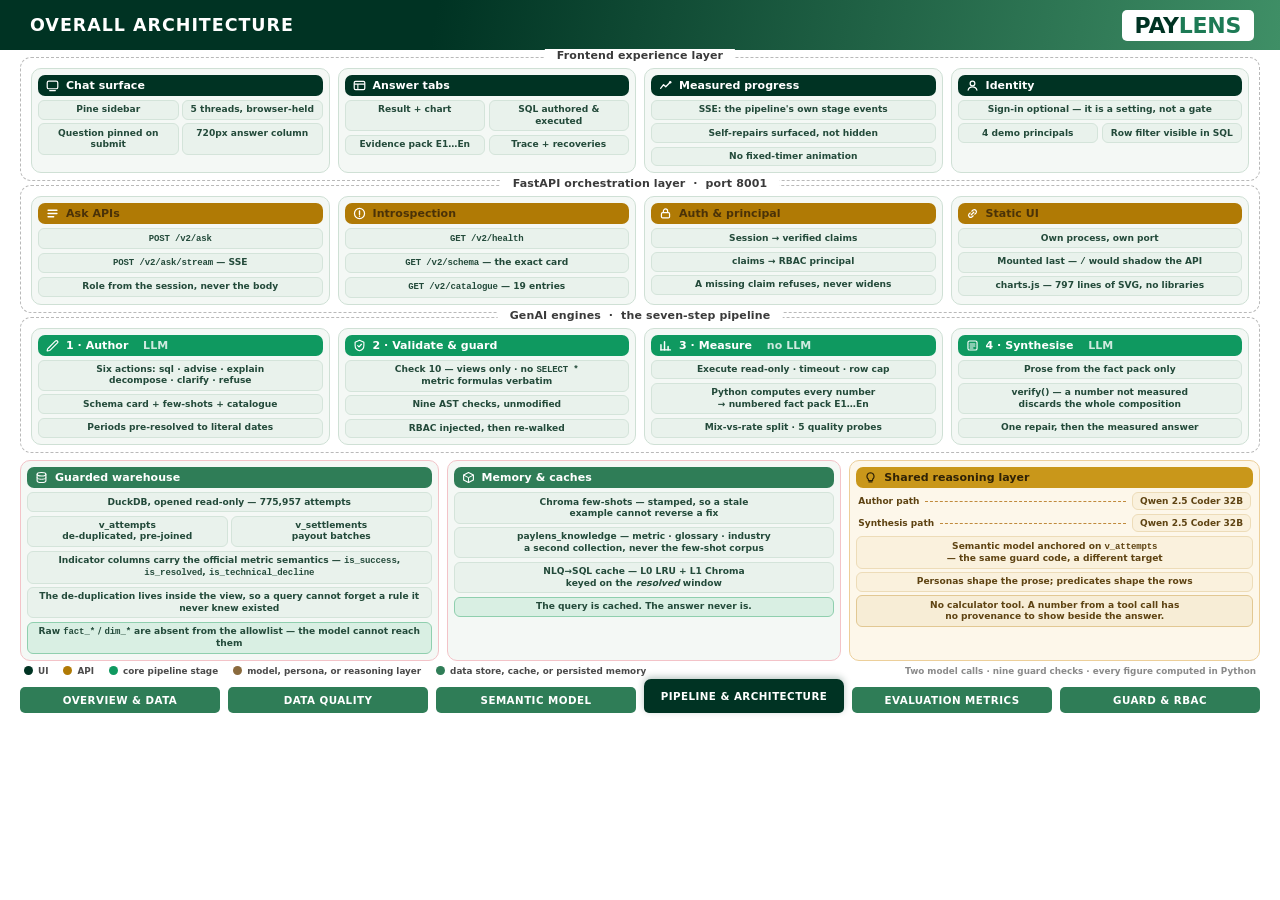
<file: docs/architecture.html>
<!doctype html>
<html lang="en">
<head>
<meta charset="utf-8">
<title>PayLens — Overall Architecture</title>
<style>
/* 16:9 slide at 96dpi = 1280x720. Printed with Chrome --print-to-pdf. */
@page { size: 13.333in 7.5in; margin: 0; }
/* One page, always: a slide that silently spills onto a second
   sheet is worse than one that is slightly tight. */
html,body{ overflow:hidden; }

/* Pine Labs house colours, taken from the product's own stylesheet:
   Pine Green #003323 and Mint #50D387 are the brand, everything else is paper.
   The amber stays as the one off-hue, exactly as it was, because the API tier
   and the reasoning layer need to read as different kinds of thing. */
:root{
  --ink:#0d1614; --hdr1:#003323; --hdr2:#3f8f66; --brand:#003323;
  --ui:#003323; --api:#b07a05; --stage:#0f9960; --model:#8a6a3d; --store:#2f7d57;
  --cardbg:#f4f8f5; --pillbg:#e9f2ec; --pillbg2:#faf1dd;
  --pine:#003323; --mint:#50d387; --deep:#0b6b45;
  --band:#c9c9c9;
}
*{ box-sizing:border-box; margin:0; padding:0; }
html,body{ width:1280px; height:720px; }
body{
  font-family:"Segoe UI Variable Display","Segoe UI",system-ui,
              "Helvetica Neue",Arial,sans-serif;
  color:var(--ink);
  background:#fff;
  -webkit-print-color-adjust:exact;
  print-color-adjust:exact;
  display:flex; flex-direction:column;
}

/* ── header ─────────────────────────────────────────────────────────── */
header{
  height:50px; flex:0 0 50px; position:relative;
  display:flex; align-items:center; justify-content:space-between;
  padding:0 26px 0 30px;
  background:linear-gradient(100deg,var(--hdr1) 0%,var(--hdr1) 34%,var(--hdr2) 100%);
  clip-path:polygon(0 0,100% 0,100% 100%,0 100%);
}
header h1{
  font-size:17.5px; font-weight:800; letter-spacing:.055em; color:#fff;
  text-transform:uppercase;
}
.brand{
  font-size:22px; font-weight:900; letter-spacing:-.012em; color:var(--brand);
  background:#fff; padding:3px 13px; border-radius:5px;
}
.brand em{ font-style:normal; color:#1d7a55; }

/* ── layout ─────────────────────────────────────────────────────────── */
/* min-height:0 is load-bearing. A flex item defaults to min-height:auto,
   so `main` refuses to shrink below its content and pushes the chapter
   nav off the bottom of the slide instead of fitting inside it. */
main{ flex:1; min-height:0; padding:7px 20px 0; display:flex;
      flex-direction:column; gap:4px; }

.layer{ position:relative; border:1.4px dashed #b9b9b9; border-radius:11px;
        padding:10px 10px 7px; }
.layer > .label{
  position:absolute; top:-9px; left:50%; transform:translateX(-50%);
  background:#fff; padding:0 12px; font-size:11px; font-weight:700;
  letter-spacing:.012em; color:#3a3a3a;
}
.row{ display:grid; gap:8px; }
.r4{ grid-template-columns:repeat(4,1fr); }
.r3{ grid-template-columns:1.06fr 1fr 1.04fr; }

/* ── cards ──────────────────────────────────────────────────────────── */
.card{ border:1.3px solid #cfe0d5; border-radius:10px; background:var(--cardbg);
       padding:6px; display:flex; flex-direction:column; gap:4px; }
.card.store{ border-color:#f3c3c8; }
.card.reason{ border-color:#eccf9a; background:#fdf7ea; }

.head{
  display:flex; align-items:center; gap:7px;
  background:var(--ui); color:#fff; border-radius:7px;
  padding:4px 8px; font-size:11px; font-weight:750; letter-spacing:.004em;
}
.head.api  { background:var(--api);   color:#4a3208; }
.head.stage{ background:var(--stage); }
.head.store{ background:var(--store); color:#fff; }
.head.reason{ background:#c9971a; color:#2f2206; }
.head svg{ flex:0 0 auto; }

.pills{ display:grid; gap:3.5px; }
.p2{ grid-template-columns:1fr 1fr; }
.p1{ grid-template-columns:1fr; }
.pill{
  background:var(--pillbg); border:1px solid #d4e4da; border-radius:6px;
  padding:3.2px 7px; font-size:9.1px; line-height:1.26; font-weight:560;
  color:#234a3a; text-align:center; display:block;
}
.card.reason .pill{ background:var(--pillbg2); border-color:#eddcb8; color:#5e4312; }
.pill.wide{ grid-column:1 / -1; }
.pill b{ font-weight:800; }
.pill .mono{ font-family:"Cascadia Mono",Consolas,"Courier New",monospace;
             font-size:9px; letter-spacing:-.015em; }

/* the reasoning card's routing lines */
.route{ display:flex; align-items:center; gap:6px; font-size:9px;
        color:#5e4312; font-weight:650; padding:0 2px; }
.route .dash{ flex:1; border-top:1.6px dashed #c08a3c; height:0; }
.route .dest{ background:var(--pillbg2); border:1px solid #eddcb8;
              border-radius:6px; padding:3px 7px; font-weight:750; }

/* ── legend + chapter nav ───────────────────────────────────────────── */
.legend{ display:flex; align-items:center; gap:15px; padding:1px 4px 0;
         font-size:8.8px; color:#4a4a4a; font-weight:620; }
.legend span{ display:flex; align-items:center; gap:5px; }
.dot{ width:9px; height:9px; border-radius:50%; flex:0 0 auto; }

nav{ flex:0 0 38px; display:grid; grid-template-columns:repeat(6,1fr);
     gap:8px; padding:4px 20px 7px; align-items:end; }
.tab{ background:#2f7d57; color:#fff; text-align:center; border-radius:5px;
      padding:7px 2px; font-size:10.3px; font-weight:800; letter-spacing:.045em; }
.tab.on{ background:var(--pine); padding:11px 2px; border-radius:7px 7px 5px 5px;
         box-shadow:0 -2px 7px rgba(0,51,35,.28); }
</style>
</head>
<body>

<header>
  <h1>Overall Architecture</h1>
  <div class="brand">PAY<em>LENS</em></div>
</header>

<main>

  <!-- ── frontend ──────────────────────────────────────────────────── -->
  <section class="layer">
    <div class="label">Frontend experience layer</div>
    <div class="row r4">

      <div class="card">
        <div class="head">
          <svg width="13" height="13" viewBox="0 0 16 16" fill="none"><rect x="1.5" y="2.5" width="13" height="9.5" rx="2" stroke="#fff" stroke-width="1.5"/><path d="M4.5 14.2h7" stroke="#fff" stroke-width="1.5" stroke-linecap="round"/></svg>
          Chat surface
        </div>
        <div class="pills p2">
          <div class="pill">Pine sidebar</div>
          <div class="pill">5 threads, browser-held</div>
          <div class="pill">Question pinned on submit</div>
          <div class="pill">720px answer column</div>
        </div>
      </div>

      <div class="card">
        <div class="head">
          <svg width="13" height="13" viewBox="0 0 16 16" fill="none"><rect x="1.5" y="3" width="13" height="10" rx="1.6" stroke="#fff" stroke-width="1.5"/><path d="M1.5 6.3h13M6 6.3V13" stroke="#fff" stroke-width="1.3"/></svg>
          Answer tabs
        </div>
        <div class="pills p2">
          <div class="pill">Result + chart</div>
          <div class="pill">SQL authored &amp; executed</div>
          <div class="pill">Evidence pack E1…En</div>
          <div class="pill">Trace + recoveries</div>
        </div>
      </div>

      <div class="card">
        <div class="head">
          <svg width="13" height="13" viewBox="0 0 16 16" fill="none"><path d="M2 11.5 5.6 7l2.7 2.6L13.8 4" stroke="#fff" stroke-width="1.6" stroke-linecap="round" stroke-linejoin="round"/><circle cx="13.8" cy="4" r="1.5" fill="#fff"/></svg>
          Measured progress
        </div>
        <div class="pills p1">
          <div class="pill">SSE: the pipeline's own stage events</div>
          <div class="pill">Self-repairs surfaced, not hidden</div>
          <div class="pill">No fixed-timer animation</div>
        </div>
      </div>

      <div class="card">
        <div class="head">
          <svg width="13" height="13" viewBox="0 0 16 16" fill="none"><circle cx="8" cy="5.4" r="2.9" stroke="#fff" stroke-width="1.5"/><path d="M2.6 13.6c.7-2.7 2.8-4 5.4-4s4.7 1.3 5.4 4" stroke="#fff" stroke-width="1.5" stroke-linecap="round"/></svg>
          Identity
        </div>
        <div class="pills p2">
          <div class="pill wide">Sign-in optional — it is a setting, not a gate</div>
          <div class="pill">4 demo principals</div>
          <div class="pill">Row filter visible in SQL</div>
        </div>
      </div>

    </div>
  </section>

  <!-- ── API ───────────────────────────────────────────────────────── -->
  <section class="layer">
    <div class="label">FastAPI orchestration layer &nbsp;·&nbsp; port 8001</div>
    <div class="row r4">

      <div class="card">
        <div class="head api">
          <svg width="13" height="13" viewBox="0 0 16 16" fill="none"><path d="M2.5 4h11M2.5 8h11M2.5 12h7" stroke="#fff" stroke-width="1.6" stroke-linecap="round"/></svg>
          Ask APIs
        </div>
        <div class="pills p1">
          <div class="pill"><span class="mono">POST /v2/ask</span></div>
          <div class="pill"><span class="mono">POST /v2/ask/stream</span> — SSE</div>
          <div class="pill">Role from the session, never the body</div>
        </div>
      </div>

      <div class="card">
        <div class="head api">
          <svg width="13" height="13" viewBox="0 0 16 16" fill="none"><circle cx="8" cy="8" r="6.2" stroke="#fff" stroke-width="1.5"/><path d="M8 4.8v4.4M8 11.3v.1" stroke="#fff" stroke-width="1.7" stroke-linecap="round"/></svg>
          Introspection
        </div>
        <div class="pills p1">
          <div class="pill"><span class="mono">GET /v2/health</span></div>
          <div class="pill"><span class="mono">GET /v2/schema</span> — the exact card</div>
          <div class="pill"><span class="mono">GET /v2/catalogue</span> — 19 entries</div>
        </div>
      </div>

      <div class="card">
        <div class="head api">
          <svg width="13" height="13" viewBox="0 0 16 16" fill="none"><rect x="3" y="7" width="10" height="6.5" rx="1.5" stroke="#fff" stroke-width="1.5"/><path d="M5.4 7V5a2.6 2.6 0 0 1 5.2 0v2" stroke="#fff" stroke-width="1.5"/></svg>
          Auth &amp; principal
        </div>
        <div class="pills p1">
          <div class="pill">Session → verified claims</div>
          <div class="pill">claims → RBAC principal</div>
          <div class="pill">A missing claim refuses, never widens</div>
        </div>
      </div>

      <div class="card">
        <div class="head api">
          <svg width="13" height="13" viewBox="0 0 16 16" fill="none"><path d="M6.4 9.6 9.6 6.4M5.2 7.2 3.6 8.8a2.6 2.6 0 0 0 3.6 3.6l1.6-1.6M10.8 8.8l1.6-1.6a2.6 2.6 0 0 0-3.6-3.6L7.2 5.2" stroke="#fff" stroke-width="1.5" stroke-linecap="round"/></svg>
          Static UI
        </div>
        <div class="pills p1">
          <div class="pill">Own process, own port</div>
          <div class="pill">Mounted last — <span class="mono">/</span> would shadow the API</div>
          <div class="pill">charts.js — 797 lines of SVG, no libraries</div>
        </div>
      </div>

    </div>
  </section>

  <!-- ── engines ───────────────────────────────────────────────────── -->
  <section class="layer">
    <div class="label">GenAI engines &nbsp;·&nbsp; the seven-step pipeline</div>
    <div class="row r4">

      <div class="card">
        <div class="head stage">
          <svg width="13" height="13" viewBox="0 0 16 16" fill="none"><path d="M3 13 12.3 3.7a1.7 1.7 0 0 1 2.4 2.4L5.4 15.4 2 16l.6-3Z" transform="translate(-.6 -1.3)" stroke="#fff" stroke-width="1.4" stroke-linejoin="round"/></svg>
          1 · Author &nbsp;<span style="opacity:.8">LLM</span>
        </div>
        <div class="pills p1">
          <div class="pill"><b>Six actions:</b> sql · advise · explain<br>decompose · clarify · refuse</div>
          <div class="pill">Schema card + few-shots + catalogue</div>
          <div class="pill">Periods pre-resolved to literal dates</div>
        </div>
      </div>

      <div class="card">
        <div class="head stage">
          <svg width="13" height="13" viewBox="0 0 16 16" fill="none"><path d="M8 1.6 13.4 4v4c0 3.3-2.3 5.6-5.4 6.4C4.9 13.6 2.6 11.3 2.6 8V4L8 1.6Z" stroke="#fff" stroke-width="1.4" stroke-linejoin="round"/><path d="M5.8 8.1 7.4 9.7l3-3.2" stroke="#fff" stroke-width="1.5" stroke-linecap="round" stroke-linejoin="round"/></svg>
          2 · Validate &amp; guard
        </div>
        <div class="pills p1">
          <div class="pill"><b>Check 10</b> — views only · no <span class="mono">SELECT *</span><br>metric formulas verbatim</div>
          <div class="pill"><b>Nine AST checks</b>, unmodified</div>
          <div class="pill">RBAC injected, then re-walked</div>
        </div>
      </div>

      <div class="card">
        <div class="head stage">
          <svg width="13" height="13" viewBox="0 0 16 16" fill="none"><path d="M2.4 13.4V7.2M6.8 13.4V3.4M11.2 13.4V9.2" stroke="#fff" stroke-width="1.8" stroke-linecap="round"/><path d="M14.2 13.4h-12" stroke="#fff" stroke-width="1.4" stroke-linecap="round"/></svg>
          3 · Measure &nbsp;<span style="opacity:.8">no LLM</span>
        </div>
        <div class="pills p1">
          <div class="pill">Execute read-only · timeout · row cap</div>
          <div class="pill"><b>Python computes every number</b><br>→ numbered fact pack E1…En</div>
          <div class="pill">Mix-vs-rate split · 5 quality probes</div>
        </div>
      </div>

      <div class="card">
        <div class="head stage">
          <svg width="13" height="13" viewBox="0 0 16 16" fill="none"><rect x="2.4" y="2.4" width="11.2" height="11.2" rx="2" stroke="#fff" stroke-width="1.4"/><path d="M5 6.2h6M5 8.6h6M5 11h3.6" stroke="#fff" stroke-width="1.3" stroke-linecap="round"/></svg>
          4 · Synthesise &nbsp;<span style="opacity:.8">LLM</span>
        </div>
        <div class="pills p1">
          <div class="pill">Prose from the fact pack only</div>
          <div class="pill"><b>verify()</b> — a number not measured<br>discards the whole composition</div>
          <div class="pill">One repair, then the measured answer</div>
        </div>
      </div>

    </div>
  </section>

  <!-- ── data & reasoning ──────────────────────────────────────────── -->
  <section class="layer" style="border-style:none; padding:3px 0 0;">
    <div class="row r3">

      <div class="card store">
        <div class="head store">
          <svg width="13" height="13" viewBox="0 0 16 16" fill="none"><ellipse cx="8" cy="4" rx="5.4" ry="2.2" stroke="#fff" stroke-width="1.4"/><path d="M2.6 4v8c0 1.2 2.4 2.2 5.4 2.2s5.4-1 5.4-2.2V4" stroke="#fff" stroke-width="1.4"/><path d="M2.6 8c0 1.2 2.4 2.2 5.4 2.2s5.4-1 5.4-2.2" stroke="#fff" stroke-width="1.2"/></svg>
          Guarded warehouse
        </div>
        <div class="pills p2">
          <div class="pill wide"><b>DuckDB, opened read-only</b> — 775,957 attempts</div>
          <div class="pill"><b>v_attempts</b><br>de-duplicated, pre-joined</div>
          <div class="pill"><b>v_settlements</b><br>payout batches</div>
          <div class="pill wide">Indicator columns carry the official metric semantics —
            <span class="mono">is_success</span>, <span class="mono">is_resolved</span>, <span class="mono">is_technical_decline</span></div>
          <div class="pill wide">The de-duplication lives inside the view, so a query
            cannot forget a rule it never knew existed</div>
          <div class="pill wide" style="background:#d9efe3;border-color:#8fcfae;">
            Raw <span class="mono">fact_*</span> / <span class="mono">dim_*</span> are absent from the allowlist — the model cannot reach them
          </div>
        </div>
      </div>

      <div class="card store">
        <div class="head store">
          <svg width="13" height="13" viewBox="0 0 16 16" fill="none"><path d="M8 1.8 14 5v6l-6 3.2L2 11V5l6-3.2Z" stroke="#fff" stroke-width="1.4" stroke-linejoin="round"/><path d="M2 5l6 3.2L14 5M8 8.2v6" stroke="#fff" stroke-width="1.2"/></svg>
          Memory &amp; caches
        </div>
        <div class="pills p1">
          <div class="pill"><b>Chroma few-shots</b> — stamped, so a stale<br>example cannot reverse a fix</div>
          <div class="pill"><b>paylens_knowledge</b> — metric · glossary · industry<br>a second collection, never the few-shot corpus</div>
          <div class="pill"><b>NLQ→SQL cache</b> — L0 LRU + L1 Chroma<br>keyed on the <i>resolved</i> window</div>
          <div class="pill" style="background:#d9efe3;border-color:#8fcfae;">
            The query is cached. <b>The answer never is.</b>
          </div>
        </div>
      </div>

      <div class="card reason">
        <div class="head reason">
          <svg width="13" height="13" viewBox="0 0 16 16" fill="none"><path d="M8 2.2a4.4 4.4 0 0 0-2.6 7.9v1.7h5.2V10.1A4.4 4.4 0 0 0 8 2.2Z" stroke="#2f2206" stroke-width="1.4" stroke-linejoin="round"/><path d="M6.2 13.4h3.6" stroke="#2f2206" stroke-width="1.5" stroke-linecap="round"/></svg>
          Shared reasoning layer
        </div>
        <div class="route"><span>Author path</span><span class="dash"></span><span class="dest">Qwen 2.5 Coder 32B</span></div>
        <div class="route"><span>Synthesis path</span><span class="dash"></span><span class="dest">Qwen 2.5 Coder 32B</span></div>
        <div class="pills p1">
          <div class="pill">Semantic model anchored on <span class="mono">v_attempts</span><br>— the same guard code, a different target</div>
          <div class="pill">Personas shape the prose; predicates shape the rows</div>
          <div class="pill" style="background:#f7edd6;border-color:#e2c893;">
            <b>No calculator tool.</b> A number from a tool call has<br>no provenance to show beside the answer.
          </div>
        </div>
      </div>

    </div>
  </section>

  <div class="legend">
    <span><i class="dot" style="background:var(--ui)"></i>UI</span>
    <span><i class="dot" style="background:var(--api)"></i>API</span>
    <span><i class="dot" style="background:var(--stage)"></i>core pipeline stage</span>
    <span><i class="dot" style="background:var(--model)"></i>model, persona, or reasoning layer</span>
    <span><i class="dot" style="background:var(--store)"></i>data store, cache, or persisted memory</span>
    <span style="margin-left:auto;color:#8a8a8a;font-weight:600;">
      Two model calls · nine guard checks · every figure computed in Python
    </span>
  </div>

</main>

<nav>
  <div class="tab">OVERVIEW &amp; DATA</div>
  <div class="tab">DATA QUALITY</div>
  <div class="tab">SEMANTIC MODEL</div>
  <div class="tab on">PIPELINE &amp; ARCHITECTURE</div>
  <div class="tab">EVALUATION METRICS</div>
  <div class="tab">GUARD &amp; RBAC</div>
</nav>

</body>
</html>
</file>
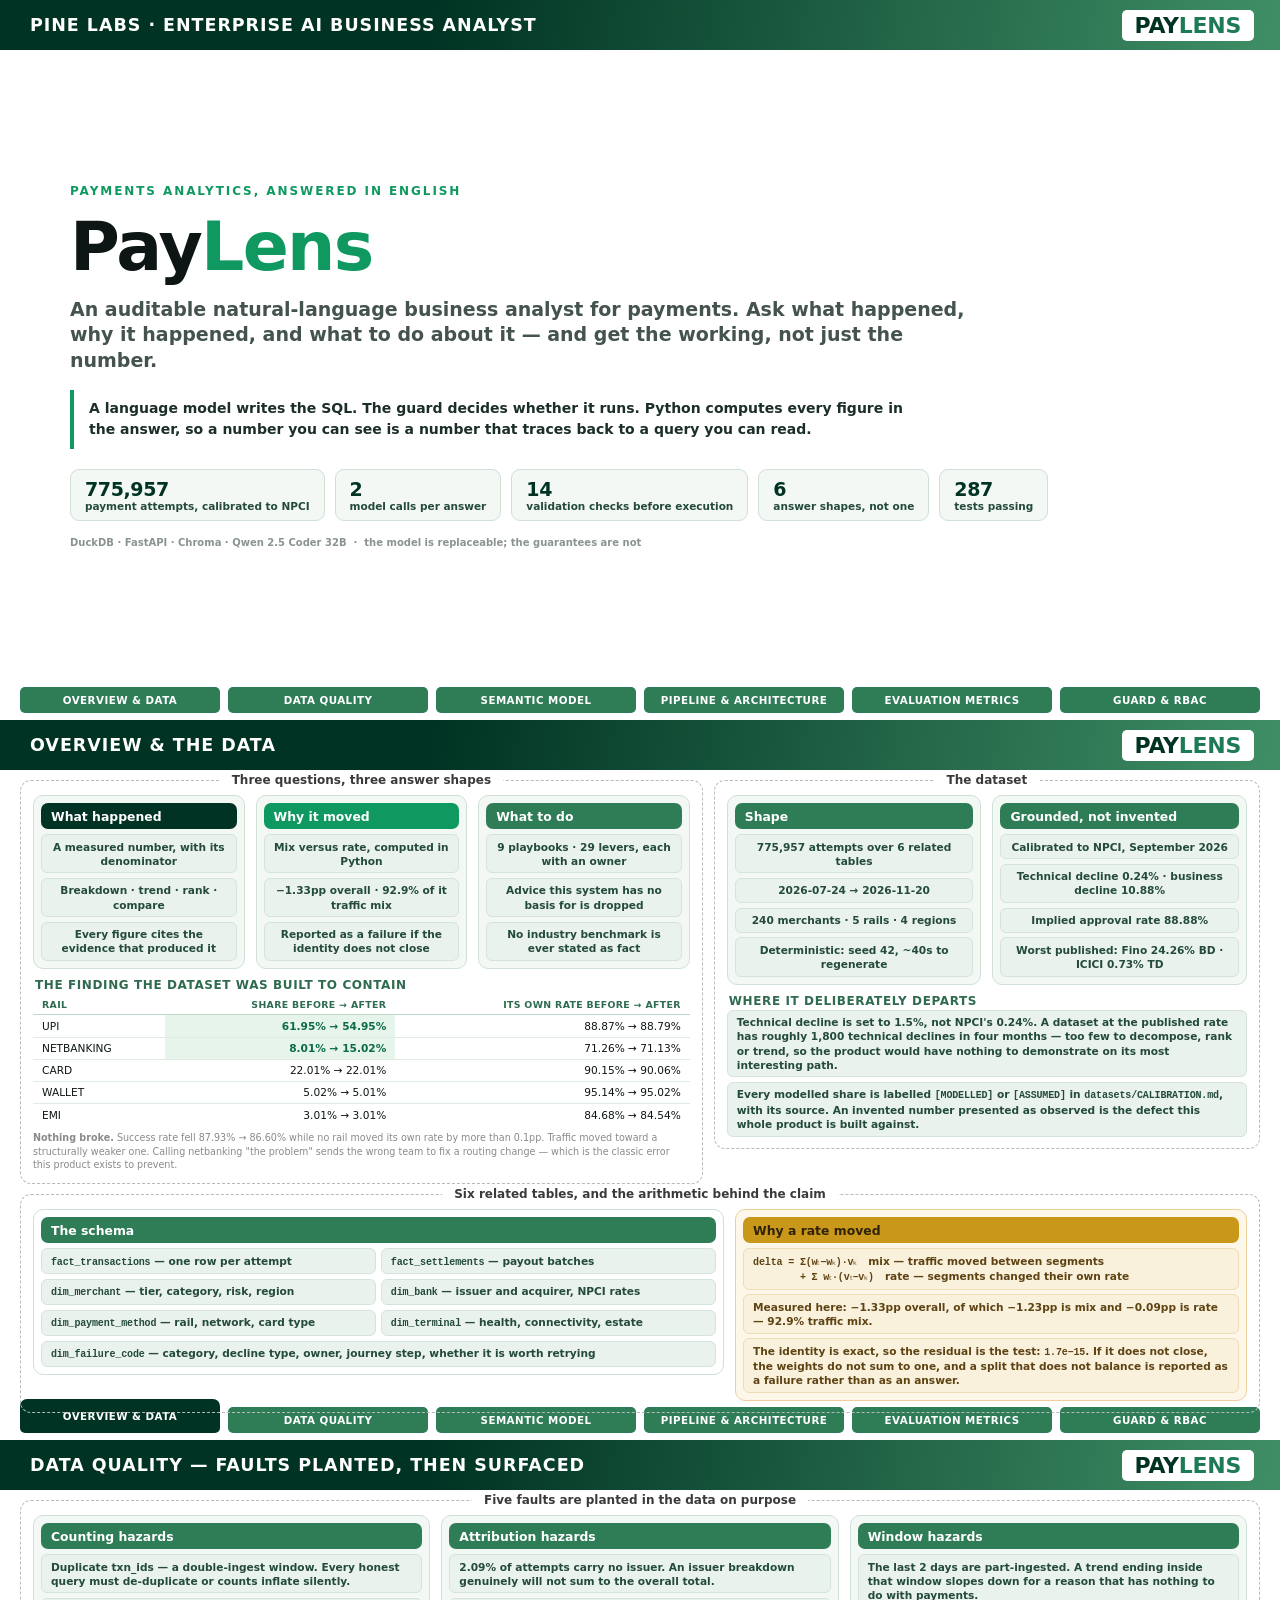
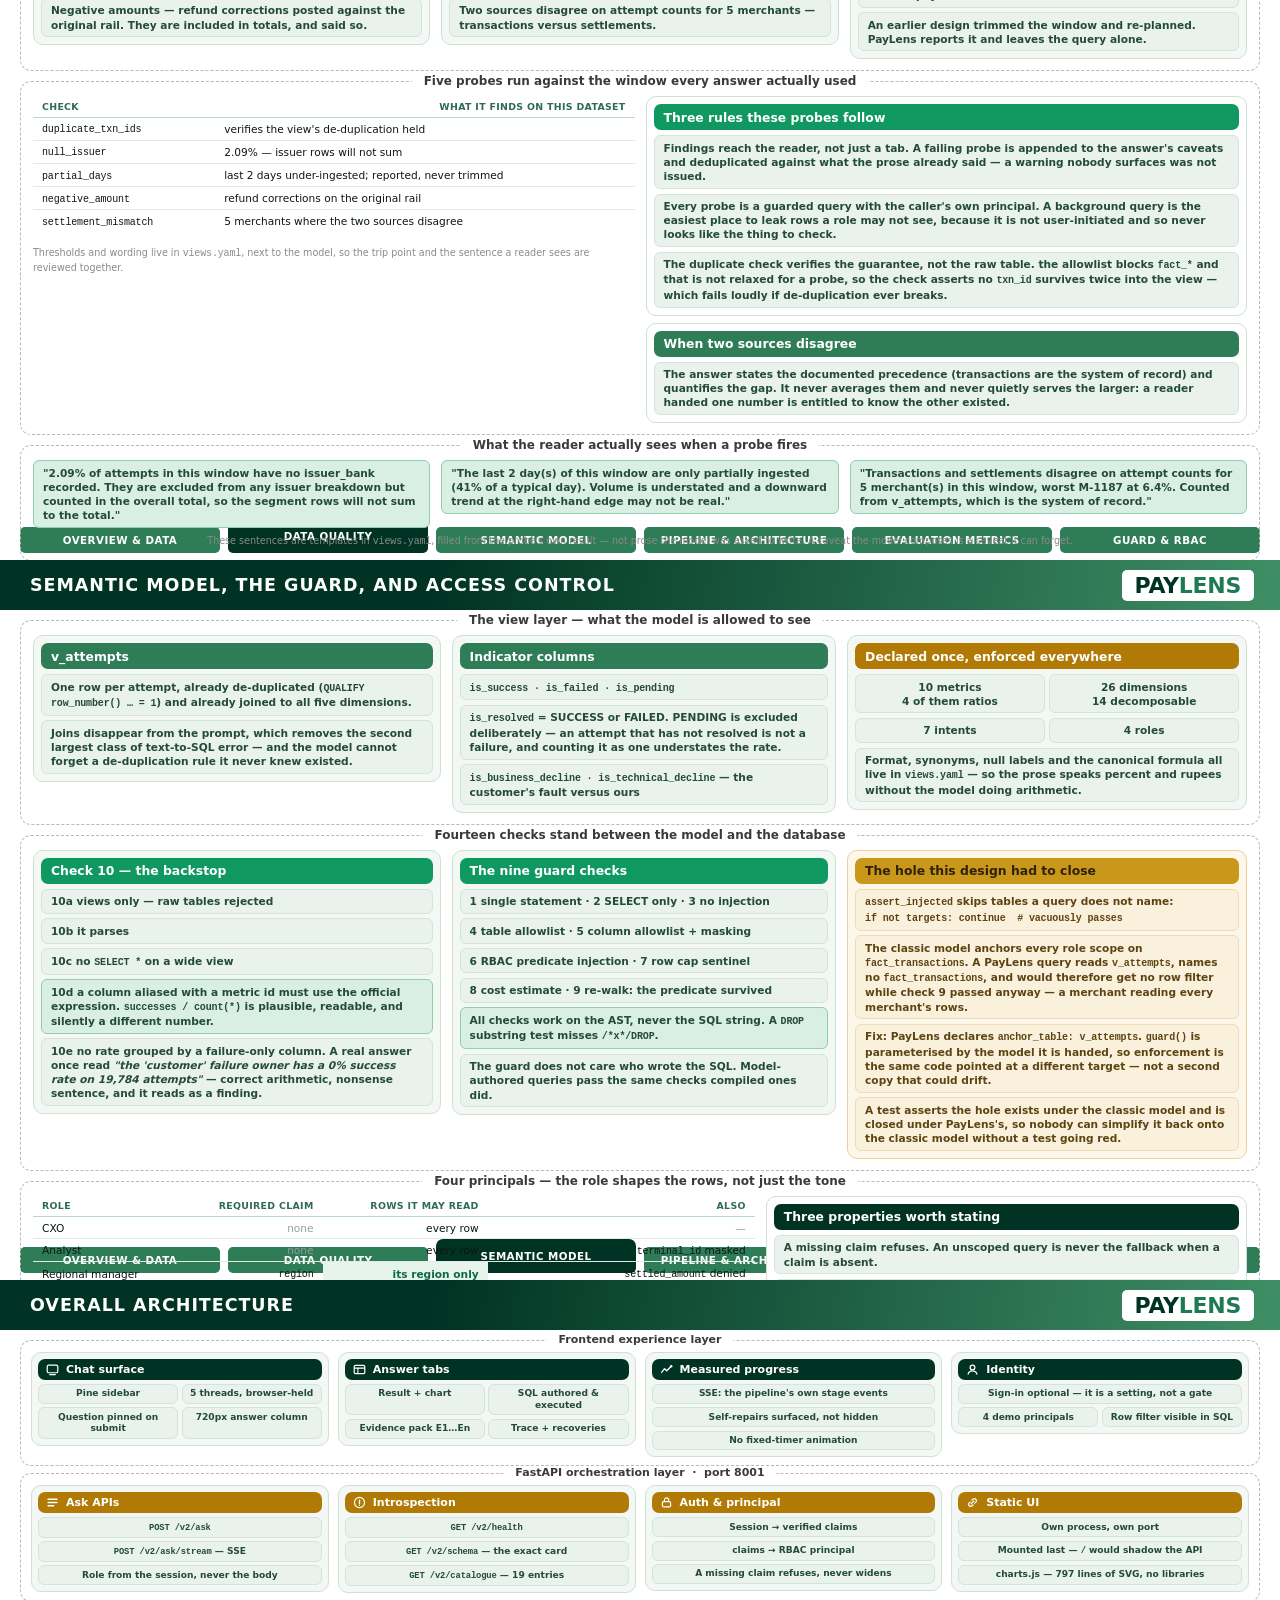
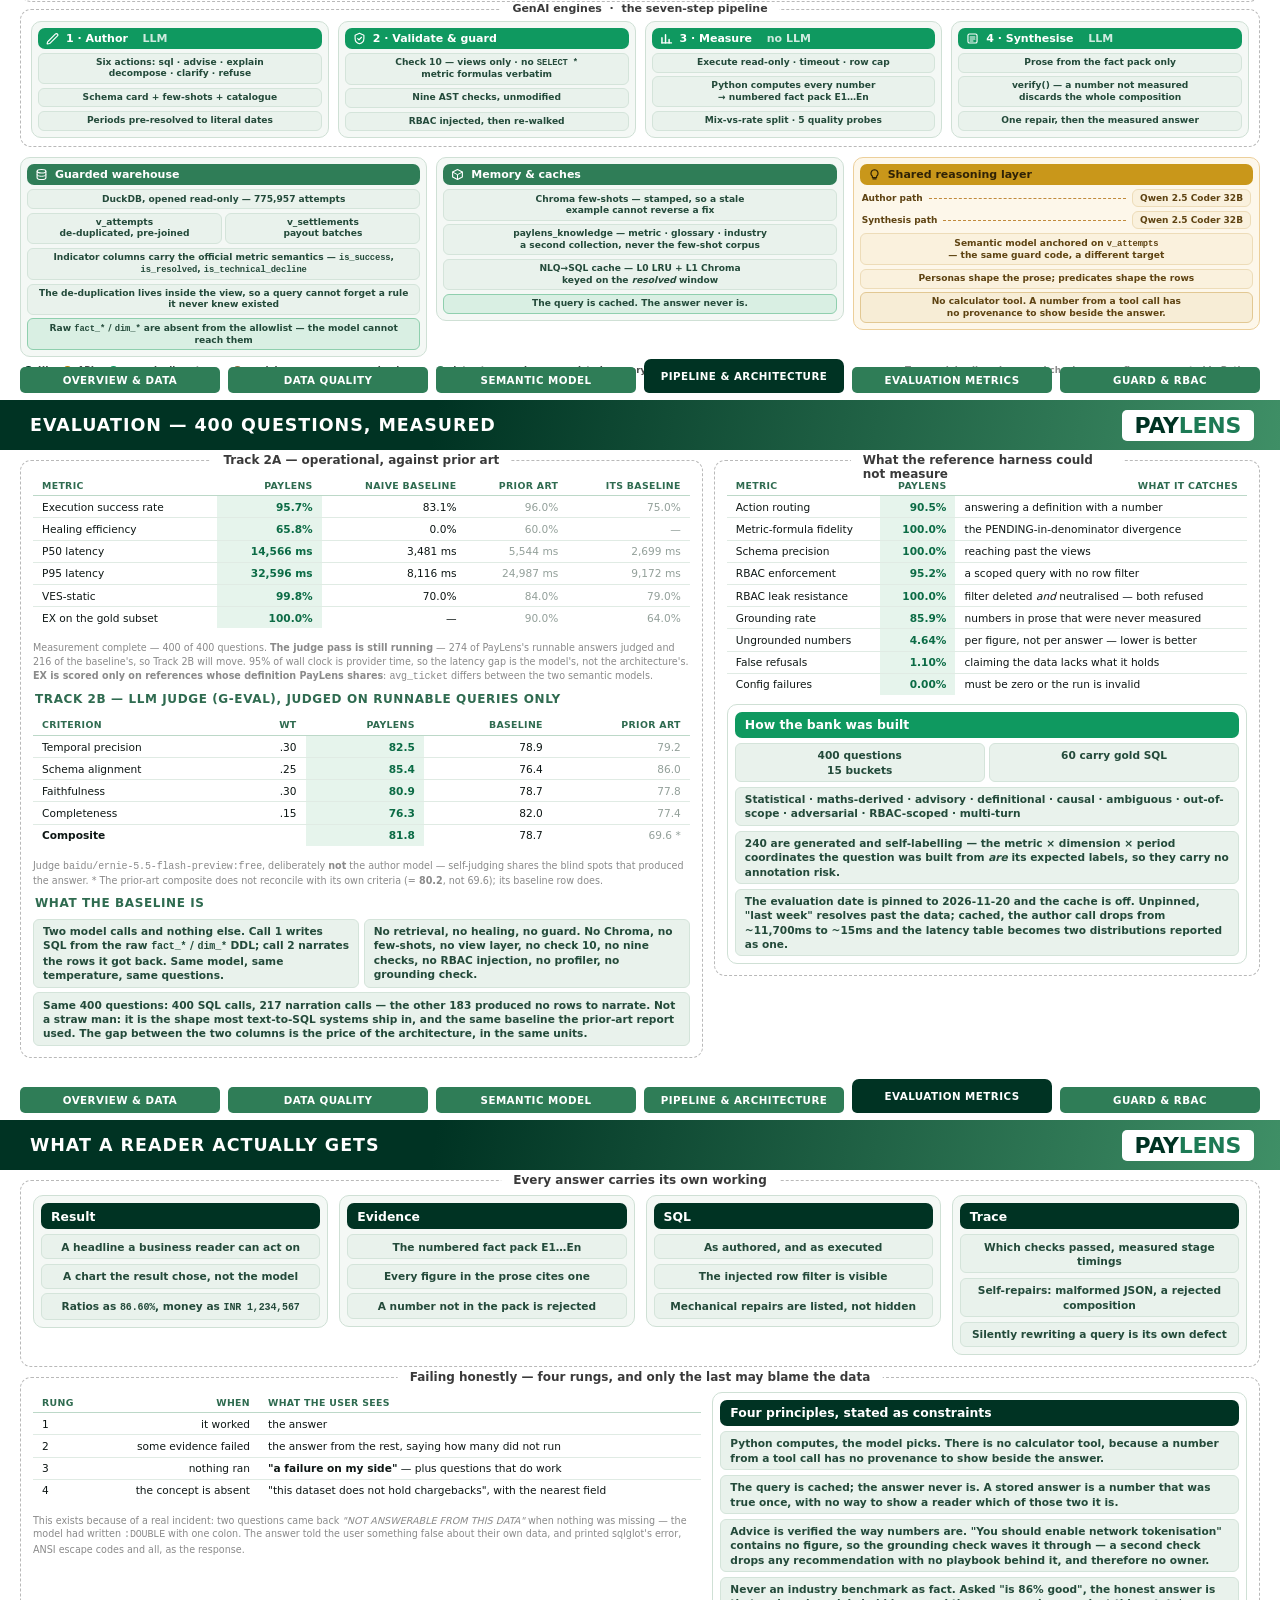
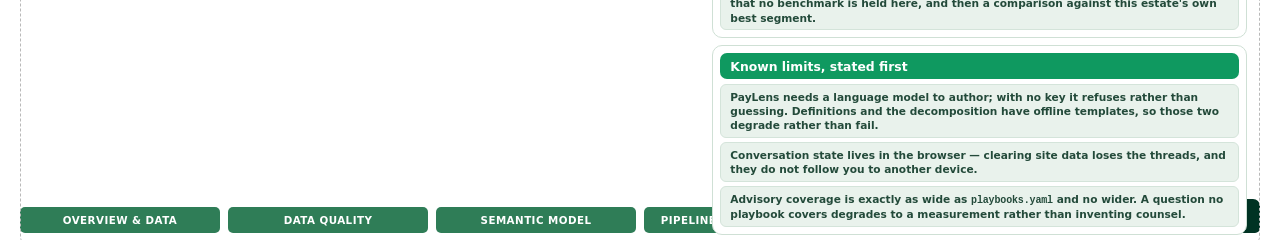
<file: docs/paylens-deck.html>
<!doctype html>
<html lang="en">
<head>
<meta charset="utf-8">
<title>PayLens</title>
<style>
@page { size: 13.333in 7.5in; margin: 0; }
/* Pine Labs house colours, taken from the product's own stylesheet:
   Pine Green #003323 and Mint #50D387 are the brand, everything else is paper.
   The amber stays as the one off-hue, exactly as it was, because the API tier
   and the reasoning layer need to read as different kinds of thing. */
:root{
  --ink:#0d1614; --hdr1:#003323; --hdr2:#3f8f66; --brand:#003323;
  --ui:#003323; --api:#b07a05; --stage:#0f9960; --model:#8a6a3d; --store:#2f7d57;
  --cardbg:#f4f8f5; --pillbg:#e9f2ec; --pillbg2:#faf1dd;
  --pine:#003323; --mint:#50d387; --deep:#0b6b45;
}
*{ box-sizing:border-box; margin:0; padding:0; }
body{ font-family:"Segoe UI Variable Display","Segoe UI",system-ui,
      "Helvetica Neue",Arial,sans-serif; color:var(--ink); background:#fff;
      -webkit-print-color-adjust:exact; print-color-adjust:exact; }
.page{ width:1280px; height:720px; overflow:hidden; position:relative;
       display:flex; flex-direction:column; page-break-after:always; }
.page:last-child{ page-break-after:auto; }

header{ height:50px; flex:0 0 50px; display:flex; align-items:center;
        justify-content:space-between; padding:0 26px 0 30px;
        background:linear-gradient(100deg,var(--hdr1) 0%,var(--hdr1) 34%,var(--hdr2) 100%); }
header h1{ font-size:17.5px; font-weight:800; letter-spacing:.055em; color:#fff;
           text-transform:uppercase; }
.brand{ font-size:22px; font-weight:900; letter-spacing:-.012em; color:var(--brand);
        background:#fff; padding:3px 13px; border-radius:5px; }
.brand em{ font-style:normal; color:#1d7a55; }

main{ flex:1; min-height:0; padding:10px 20px 0; display:flex;
      flex-direction:column; gap:7px; }
.layer{ position:relative; border:1.4px dashed #b9b9b9; border-radius:11px;
        padding:11px 10px 8px; }
.layer > .label{ position:absolute; top:-8px; left:50%; transform:translateX(-50%);
  background:#fff; padding:0 12px; font-size:11px; font-weight:700; color:#3a3a3a; }
/* Cards hug their content. Without this they stretch to the tallest cell in
   the row, which left every page with a tall bordered box holding a few lines
   of text at the top and a large empty region beneath. */
.row{ display:grid; gap:9px; align-items:start; }
.r2{ grid-template-columns:1fr 1fr; } .r3{ grid-template-columns:repeat(3,1fr); }
.r4{ grid-template-columns:repeat(4,1fr); }
.r3a{ grid-template-columns:1.06fr 1fr 1.04fr; }
.r21{ grid-template-columns:1.25fr 1fr; }
.grow{ flex:1; }

.card{ border:1.3px solid #cfe0d5; border-radius:10px; background:var(--cardbg);
       padding:6px; display:flex; flex-direction:column; gap:4px; }
.card.reason{ border-color:#eccf9a; background:#fdf7ea; }
.card.plain{ background:#fff; }
.head{ display:flex; align-items:center; gap:7px; background:var(--ui); color:#fff;
       border-radius:7px; padding:4px 8px; font-size:11px; font-weight:750; }
.head.api{ background:var(--api); color:#fff; }
.head.stage{ background:var(--stage); }
.head.store{ background:var(--store); color:#fff; }
.head.reason{ background:#c9971a; color:#2f2206; }
.head.pine{ background:var(--pine); }
.pills{ display:grid; gap:3.5px; }
.p1{ grid-template-columns:1fr; } .p2{ grid-template-columns:1fr 1fr; }
.pill{ background:var(--pillbg); border:1px solid #d4e4da; border-radius:6px;
       padding:3.2px 7px; font-size:9.1px; line-height:1.26; font-weight:560;
       color:#234a3a; text-align:center; display:block; }
.card.reason .pill{ background:var(--pillbg2); border-color:#eddcb8; color:#5e4312; }
.pill.wide{ grid-column:1 / -1; }
.pill.hot{ background:#d9efe3; border-color:#8fcfae; }
.pill.l{ text-align:left; }
.mono{ font-family:"Cascadia Mono",Consolas,"Courier New",monospace;
       font-size:8.8px; letter-spacing:-.015em; }

table{ width:100%; border-collapse:collapse; font-size:9.3px; }
th,td{ padding:3.4px 7px; text-align:right; border-bottom:1px solid #e0ebe4; }
th:first-child,td:first-child{ text-align:left; }
thead th{ font-size:8.6px; font-weight:800; letter-spacing:.035em;
          text-transform:uppercase; color:#2f6b50; border-bottom:1.4px solid #bcd8c8; }
tbody tr:last-child td{ border-bottom:none; }
td.me{ font-weight:800; color:var(--deep); background:#e6f4ec; }
td.dim{ color:#93a09a; }
.tbl-note{ font-size:8.4px; color:#8a8a8a; padding-top:4px; line-height:1.35; }

.legend{ display:flex; align-items:center; gap:15px; padding:1px 4px 0;
         font-size:8.8px; color:#4a4a4a; font-weight:620; }
.legend span{ display:flex; align-items:center; gap:5px; }
.dot{ width:9px; height:9px; border-radius:50%; flex:0 0 auto; }
nav{ flex:0 0 38px; display:grid; grid-template-columns:repeat(6,1fr); gap:8px;
     padding:4px 20px 7px; align-items:end; }
.tab{ background:#2f7d57; color:#fff; text-align:center; border-radius:5px;
      padding:7px 2px; font-size:10.3px; font-weight:800; letter-spacing:.045em; }
.tab.on{ background:var(--pine); padding:11px 2px; border-radius:7px 7px 5px 5px; }
.route{ display:flex; align-items:center; gap:6px; font-size:9px; color:#5e4312;
        font-weight:650; padding:0 2px; }
.route .dash{ flex:1; border-top:1.6px dashed #c08a3c; height:0; }
.route .dest{ background:var(--pillbg2); border:1px solid #eddcb8; border-radius:6px;
              padding:3px 7px; font-weight:750; }

/* title page */
.cover{ flex:1; display:flex; flex-direction:column; justify-content:center;
        padding:0 70px; gap:16px; }
.cover .kicker{ font-size:12px; font-weight:800; letter-spacing:.16em;
                color:var(--stage); text-transform:uppercase; }
.cover h2{ font-size:68px; font-weight:900; letter-spacing:-.025em; line-height:.98; }
.cover h2 em{ font-style:normal; color:var(--stage); }
.cover .sub{ font-size:19px; font-weight:600; color:#44544d; max-width:900px;
             line-height:1.35; }
.thesis{ border-left:4px solid var(--stage); padding:8px 0 8px 15px;
         font-size:14px; line-height:1.55; font-weight:600; color:#1b2e27;
         max-width:860px; }
.chips{ display:flex; gap:10px; flex-wrap:wrap; margin-top:4px; }
.chip{ background:var(--cardbg); border:1.3px solid #cfe0d5; border-radius:9px;
       padding:8px 14px; font-size:10.5px; font-weight:650; color:#234a3a; }
.chip b{ display:block; font-size:19px; font-weight:900; color:var(--pine);
         letter-spacing:-.02em; }
.cover .foot{ font-size:10px; color:#8a948f; font-weight:600; }
/* Pages with room: larger type, same grammar. */
.loose .pill{ font-size:10.6px; line-height:1.34; padding:4.5px 9px; }
.loose .mono{ font-size:10px; }
.loose .head{ font-size:12.4px; padding:5.5px 10px; }
.loose .pills{ gap:4.5px; }
.loose .card{ padding:7px; gap:5px; }
.loose table{ font-size:10.6px; }
.loose th,.loose td{ padding:4.6px 9px; }
.loose thead th{ font-size:9.4px; }
.loose .tbl-note{ font-size:9.6px; line-height:1.42; padding-top:6px; }
.loose .layer{ padding:14px 12px 11px; }
.loose .layer > .label{ font-size:12px; }
.loose .row{ gap:11px; }
.loose main{ gap:10px; }
.loose h3.sec{ font-size:12px; }
.loose .route{ font-size:10.4px; }

h3.sec{ font-size:11px; font-weight:800; letter-spacing:.05em; color:#2f6b50;
        text-transform:uppercase; padding:1px 2px 2px; }
.kv{ font-size:9.3px; line-height:1.5; color:#234a3a; }
.kv b{ color:#b02a30; }
</style>
</head>
<body>
<section class="page loose">
<header><h1>Pine Labs · Enterprise AI Business Analyst</h1><div class="brand">PAY<em>LENS</em></div></header>
<div class="cover">
  <div class="kicker">Payments analytics, answered in English</div>
  <h2>Pay<em>Lens</em></h2>
  <div class="sub">An auditable natural-language business analyst for payments.
    Ask what happened, why it happened, and what to do about it — and get the
    working, not just the number.</div>
  <div class="thesis">A language model writes the SQL. The guard decides whether
    it runs. Python computes every figure in the answer, so a number you can see
    is a number that traces back to a query you can read.</div>
  <div class="chips">
    <div class="chip"><b>775,957</b>payment attempts, calibrated to NPCI</div>
    <div class="chip"><b>2</b>model calls per answer</div>
    <div class="chip"><b>14</b>validation checks before execution</div>
    <div class="chip"><b>6</b>answer shapes, not one</div>
    <div class="chip"><b>287</b>tests passing</div>
  </div>
  <div class="foot">DuckDB · FastAPI · Chroma · Qwen 2.5 Coder 32B &nbsp;·&nbsp;
    the model is replaceable; the guarantees are not</div>
</div>
<nav><div class="tab">OVERVIEW &amp; DATA</div><div class="tab">DATA QUALITY</div><div class="tab">SEMANTIC MODEL</div><div class="tab">PIPELINE &amp; ARCHITECTURE</div><div class="tab">EVALUATION METRICS</div><div class="tab">GUARD &amp; RBAC</div></nav>
</section>
<section class="page loose">
<header><h1>Overview &amp; the data</h1><div class="brand">PAY<em>LENS</em></div></header>
<main>
  <div class="row r21">
    <section class="layer" >
      <div class="label">Three questions, three answer shapes</div>
      <div class="row r3" style="margin-bottom:8px">
        <div class="card"><div class="head">What happened</div>
          <div class="pills p1">
            <div class="pill">A measured number, with its denominator</div>
            <div class="pill">Breakdown · trend · rank · compare</div>
            <div class="pill">Every figure cites the evidence that produced it</div>
          </div></div>
        <div class="card"><div class="head stage">Why it moved</div>
          <div class="pills p1">
            <div class="pill">Mix versus rate, computed in Python</div>
            <div class="pill"><b>&minus;1.33pp overall · 92.9% of it traffic mix</b></div>
            <div class="pill">Reported as a failure if the identity does not close</div>
          </div></div>
        <div class="card"><div class="head store">What to do</div>
          <div class="pills p1">
            <div class="pill">9 playbooks · 29 levers, each with an owner</div>
            <div class="pill">Advice this system has no basis for is dropped</div>
            <div class="pill">No industry benchmark is ever stated as fact</div>
          </div></div>
      </div>
      <h3 class="sec">The finding the dataset was built to contain</h3>
      <table>
        <thead><tr><th>Rail</th><th>Share before &rarr; after</th>
          <th>Its own rate before &rarr; after</th></tr></thead>
        <tbody>
          <tr><td>UPI</td><td class="me">61.95% &rarr; 54.95%</td><td>88.87% &rarr; 88.79%</td></tr>
          <tr><td>NETBANKING</td><td class="me">8.01% &rarr; 15.02%</td><td>71.26% &rarr; 71.13%</td></tr>
          <tr><td>CARD</td><td>22.01% &rarr; 22.01%</td><td>90.15% &rarr; 90.06%</td></tr>
          <tr><td>WALLET</td><td>5.02% &rarr; 5.01%</td><td>95.14% &rarr; 95.02%</td></tr>
          <tr><td>EMI</td><td>3.01% &rarr; 3.01%</td><td>84.68% &rarr; 84.54%</td></tr>
        </tbody>
      </table>
      <div class="tbl-note"><b>Nothing broke.</b> Success rate fell 87.93% &rarr; 86.60%
        while no rail moved its own rate by more than 0.1pp. Traffic moved toward a
        structurally weaker one. Calling netbanking "the problem" sends the wrong
        team to fix a routing change — which is the classic error this product
        exists to prevent.</div>
    </section>

    <section class="layer" >
      <div class="label">The dataset</div>
      <div class="row r2" style="margin-bottom:8px">
        <div class="card"><div class="head store">Shape</div>
          <div class="pills p1">
            <div class="pill"><b>775,957</b> attempts over 6 related tables</div>
            <div class="pill">2026-07-24 &rarr; 2026-11-20</div>
            <div class="pill">240 merchants · 5 rails · 4 regions</div>
            <div class="pill">Deterministic: seed 42, ~40s to regenerate</div>
          </div></div>
        <div class="card"><div class="head store">Grounded, not invented</div>
          <div class="pills p1">
            <div class="pill">Calibrated to <b>NPCI, September 2026</b></div>
            <div class="pill">Technical decline 0.24% · business decline 10.88%</div>
            <div class="pill">Implied approval rate 88.88%</div>
            <div class="pill">Worst published: Fino 24.26% BD · ICICI 0.73% TD</div>
          </div></div>
      </div>
      <h3 class="sec">Where it deliberately departs</h3>
      <div class="pills p1">
        <div class="pill l">Technical decline is set to <b>1.5%</b>, not NPCI's 0.24%.
          A dataset at the published rate has roughly 1,800 technical declines in
          four months — too few to decompose, rank or trend, so the product would
          have nothing to demonstrate on its most interesting path.</div>
        <div class="pill l">Every modelled share is labelled
          <span class="mono">[MODELLED]</span> or <span class="mono">[ASSUMED]</span>
          in <span class="mono">datasets/CALIBRATION.md</span>, with its source.
          An invented number presented as observed is the defect this whole
          product is built against.</div>
      </div>
    </section>
  </div>

  <section class="layer">
    <div class="label">Six related tables, and the arithmetic behind the claim</div>
    <div class="row" style="grid-template-columns:1.35fr 1fr">
      <div class="card plain"><div class="head store">The schema</div>
        <div class="pills p2">
          <div class="pill l"><span class="mono">fact_transactions</span> — one row per attempt</div>
          <div class="pill l"><span class="mono">fact_settlements</span> — payout batches</div>
          <div class="pill l"><span class="mono">dim_merchant</span> — tier, category, risk, region</div>
          <div class="pill l"><span class="mono">dim_bank</span> — issuer and acquirer, NPCI rates</div>
          <div class="pill l"><span class="mono">dim_payment_method</span> — rail, network, card type</div>
          <div class="pill l"><span class="mono">dim_terminal</span> — health, connectivity, estate</div>
          <div class="pill l wide"><span class="mono">dim_failure_code</span> — category, decline type,
            owner, journey step, whether it is worth retrying</div>
        </div></div>
      <div class="card reason"><div class="head reason">Why a rate moved</div>
        <div class="pills p1">
          <div class="pill l"><span class="mono">delta = &Sigma;(w&#8348;&minus;w&#8342;)&middot;v&#8342;</span>
            &nbsp;&nbsp;<b>mix</b> — traffic moved between segments<br>
            <span class="mono">&nbsp;&nbsp;&nbsp;&nbsp;&nbsp;&nbsp;&nbsp;&nbsp;+ &Sigma; w&#8348;&middot;(v&#8348;&minus;v&#8342;)</span>
            &nbsp;&nbsp;<b>rate</b> — segments changed their own rate</div>
          <div class="pill l">Measured here: <b>&minus;1.33pp</b> overall, of which
            <b>&minus;1.23pp is mix</b> and &minus;0.09pp is rate — 92.9% traffic mix.</div>
          <div class="pill l hot">The identity is exact, so the residual is the test:
            <span class="mono">1.7e&minus;15</span>. If it does not close, the weights
            do not sum to one, and a split that does not balance is reported as a
            failure rather than as an answer.</div>
        </div></div>
    </div>
  </section>
</main>
<nav><div class="tab on">OVERVIEW &amp; DATA</div><div class="tab">DATA QUALITY</div><div class="tab">SEMANTIC MODEL</div><div class="tab">PIPELINE &amp; ARCHITECTURE</div><div class="tab">EVALUATION METRICS</div><div class="tab">GUARD &amp; RBAC</div></nav>
</section>
<section class="page loose">
<header><h1>Data quality — faults planted, then surfaced</h1><div class="brand">PAY<em>LENS</em></div></header>
<main>
  <section class="layer">
    <div class="label">Five faults are planted in the data on purpose</div>
    <div class="row r3">
      <div class="card"><div class="head store">Counting hazards</div>
        <div class="pills p1">
          <div class="pill l"><b>Duplicate txn_ids</b> — a double-ingest window.
            Every honest query must de-duplicate or counts inflate silently.</div>
          <div class="pill l"><b>Negative amounts</b> — refund corrections posted
            against the original rail. They are included in totals, and said so.</div>
        </div></div>
      <div class="card"><div class="head store">Attribution hazards</div>
        <div class="pills p1">
          <div class="pill l"><b>2.09% of attempts carry no issuer.</b> An issuer
            breakdown genuinely will not sum to the overall total.</div>
          <div class="pill l"><b>Two sources disagree</b> on attempt counts for
            5 merchants — transactions versus settlements.</div>
        </div></div>
      <div class="card"><div class="head store">Window hazards</div>
        <div class="pills p1">
          <div class="pill l"><b>The last 2 days are part-ingested.</b> A trend
            ending inside that window slopes down for a reason that has nothing
            to do with payments.</div>
          <div class="pill l">An earlier design trimmed the window and re-planned.
            PayLens reports it and leaves the query alone.</div>
        </div></div>
    </div>
  </section>

  <section class="layer">
    <div class="label">Five probes run against the window every answer actually used</div>
    <div class="row r2">
      <div style="display:flex;flex-direction:column;gap:7px">
        <table>
          <thead><tr><th>Check</th><th>What it finds on this dataset</th></tr></thead>
          <tbody>
            <tr><td><span class="mono">duplicate_txn_ids</span></td>
                <td style="text-align:left">verifies the view's de-duplication held</td></tr>
            <tr><td><span class="mono">null_issuer</span></td>
                <td style="text-align:left">2.09% — issuer rows will not sum</td></tr>
            <tr><td><span class="mono">partial_days</span></td>
                <td style="text-align:left">last 2 days under-ingested; reported, never trimmed</td></tr>
            <tr><td><span class="mono">negative_amount</span></td>
                <td style="text-align:left">refund corrections on the original rail</td></tr>
            <tr><td><span class="mono">settlement_mismatch</span></td>
                <td style="text-align:left">5 merchants where the two sources disagree</td></tr>
          </tbody>
        </table>
        <div class="tbl-note">Thresholds and wording live in
          <span class="mono">views.yaml</span>, next to the model, so the trip point
          and the sentence a reader sees are reviewed together.</div>
      </div>
      <div style="display:flex;flex-direction:column;gap:7px">
        <div class="card plain"><div class="head stage">Three rules these probes follow</div>
          <div class="pills p1">
            <div class="pill l"><b>Findings reach the reader, not just a tab.</b>
              A failing probe is appended to the answer's caveats and deduplicated
              against what the prose already said — a warning nobody surfaces was
              not issued.</div>
            <div class="pill l"><b>Every probe is a guarded query with the caller's
              own principal.</b> A background query is the easiest place to leak
              rows a role may not see, because it is not user-initiated and so
              never looks like the thing to check.</div>
            <div class="pill l"><b>The duplicate check verifies the guarantee, not
              the raw table.</b> the allowlist blocks <span class="mono">fact_*</span>
              and that is not relaxed for a probe, so the check asserts no
              <span class="mono">txn_id</span> survives twice into the view —
              which fails loudly if de-duplication ever breaks.</div>
          </div></div>
        <div class="card plain"><div class="head store">When two sources disagree</div>
          <div class="pills p1">
            <div class="pill l">The answer states the documented precedence
              (transactions are the system of record) and quantifies the gap.
              <b>It never averages them and never quietly serves the larger:</b>
              a reader handed one number is entitled to know the other existed.</div>
          </div></div>
      </div>
    </div>
  </section>

  <section class="layer">
    <div class="label">What the reader actually sees when a probe fires</div>
    <div class="row r3">
      <div class="pill l hot">"<b>2.09% of attempts in this window have no issuer_bank
        recorded.</b> They are excluded from any issuer breakdown but counted in the
        overall total, so the segment rows will not sum to the total."</div>
      <div class="pill l hot">"<b>The last 2 day(s) of this window are only partially
        ingested</b> (41% of a typical day). Volume is understated and a downward
        trend at the right-hand edge may not be real."</div>
      <div class="pill l hot">"<b>Transactions and settlements disagree on attempt
        counts for 5 merchant(s)</b> in this window, worst M-1187 at 6.4%. Counted
        from v_attempts, which is the system of record."</div>
    </div>
    <div class="tbl-note" style="text-align:center">These sentences are templates in
      <span class="mono">views.yaml</span>, filled from the probe's own result — not
      prose the model was asked to write. A caveat the model composes is a caveat it
      can forget.</div>
  </section>
</main>
<nav><div class="tab">OVERVIEW &amp; DATA</div><div class="tab on">DATA QUALITY</div><div class="tab">SEMANTIC MODEL</div><div class="tab">PIPELINE &amp; ARCHITECTURE</div><div class="tab">EVALUATION METRICS</div><div class="tab">GUARD &amp; RBAC</div></nav>
</section>
<section class="page loose">
<header><h1>Semantic model, the guard, and access control</h1><div class="brand">PAY<em>LENS</em></div></header>
<main>
  <section class="layer">
    <div class="label">The view layer — what the model is allowed to see</div>
    <div class="row r3a">
      <div class="card"><div class="head store">v_attempts</div>
        <div class="pills p1">
          <div class="pill l">One row per attempt, <b>already de-duplicated</b>
            (<span class="mono">QUALIFY row_number() … = 1</span>) and
            <b>already joined</b> to all five dimensions.</div>
          <div class="pill l">Joins disappear from the prompt, which removes the
            second largest class of text-to-SQL error — and the model cannot
            forget a de-duplication rule it never knew existed.</div>
        </div></div>
      <div class="card"><div class="head store">Indicator columns</div>
        <div class="pills p1">
          <div class="pill l"><span class="mono">is_success · is_failed · is_pending</span></div>
          <div class="pill l"><span class="mono">is_resolved</span> = SUCCESS or FAILED.
            <b>PENDING is excluded deliberately</b> — an attempt that has not
            resolved is not a failure, and counting it as one understates the rate.</div>
          <div class="pill l"><span class="mono">is_business_decline · is_technical_decline</span>
            — the customer's fault versus ours</div>
        </div></div>
      <div class="card"><div class="head api">Declared once, enforced everywhere</div>
        <div class="pills p2">
          <div class="pill"><b>10</b> metrics<br>4 of them ratios</div>
          <div class="pill"><b>26</b> dimensions<br>14 decomposable</div>
          <div class="pill"><b>7</b> intents</div>
          <div class="pill"><b>4</b> roles</div>
          <div class="pill wide l">Format, synonyms, null labels and the canonical
            formula all live in <span class="mono">views.yaml</span> — so the prose
            speaks percent and rupees without the model doing arithmetic.</div>
        </div></div>
    </div>
  </section>

  <section class="layer">
    <div class="label">Fourteen checks stand between the model and the database</div>
    <div class="row r3a">
      <div class="card"><div class="head stage">Check 10 — the backstop</div>
        <div class="pills p1">
          <div class="pill l"><b>10a</b> views only — raw tables rejected</div>
          <div class="pill l"><b>10b</b> it parses</div>
          <div class="pill l"><b>10c</b> no <span class="mono">SELECT *</span> on a wide view</div>
          <div class="pill l hot"><b>10d</b> a column aliased with a metric id must use
            the official expression. <span class="mono">successes / count(*)</span>
            is plausible, readable, and silently a different number.</div>
          <div class="pill l"><b>10e</b> no rate grouped by a failure-only column.
            A real answer once read <i>"the 'customer' failure owner has a 0% success
            rate on 19,784 attempts"</i> — correct arithmetic, nonsense sentence,
            and it reads as a finding.</div>
        </div></div>

      <div class="card"><div class="head stage">The nine guard checks</div>
        <div class="pills p1">
          <div class="pill l">1 single statement · 2 SELECT only · 3 no injection</div>
          <div class="pill l">4 table allowlist · 5 column allowlist + masking</div>
          <div class="pill l">6 <b>RBAC predicate injection</b> · 7 row cap sentinel</div>
          <div class="pill l">8 cost estimate · 9 <b>re-walk: the predicate survived</b></div>
          <div class="pill l hot">All checks work on the AST, never the SQL string.
            A <span class="mono">DROP</span> substring test misses
            <span class="mono">/*x*/DROP</span>.</div>
          <div class="pill l"><b>The guard does not care who wrote the SQL.</b>
            Model-authored queries pass the same checks compiled ones did.</div>
        </div></div>

      <div class="card reason"><div class="head reason">The hole this design had to close</div>
        <div class="pills p1">
          <div class="pill l"><span class="mono">assert_injected</span> skips tables a
            query does not name:<br>
            <span class="mono">if not targets: continue &nbsp;# vacuously passes</span></div>
          <div class="pill l">The classic model anchors every role scope on
            <span class="mono">fact_transactions</span>. A PayLens query reads
            <span class="mono">v_attempts</span>, names no
            <span class="mono">fact_transactions</span>, and would therefore get
            <b>no row filter while check 9 passed anyway</b> — a merchant reading
            every merchant's rows.</div>
          <div class="pill l"><b>Fix:</b> PayLens declares
            <span class="mono">anchor_table: v_attempts</span>.
            <span class="mono">guard()</span> is parameterised by the model it is
            handed, so enforcement is the same code pointed at a different target —
            not a second copy that could drift.</div>
          <div class="pill l hot">A test asserts the hole <b>exists</b> under the
            classic model and is <b>closed</b> under PayLens's, so nobody can
            simplify it back onto the classic model without a test going red.</div>
        </div></div>
    </div>
  </section>

  <section class="layer">
    <div class="label">Four principals — the role shapes the rows, not just the tone</div>
    <div class="row" style="grid-template-columns:1.5fr 1fr">
      <table>
        <thead><tr><th>Role</th><th>Required claim</th><th>Rows it may read</th>
          <th>Also</th></tr></thead>
        <tbody>
          <tr><td>CXO</td><td class="dim">none</td><td>every row</td><td class="dim">—</td></tr>
          <tr><td>Analyst</td><td class="dim">none</td><td>every row</td>
              <td><span class="mono">terminal_id</span> masked</td></tr>
          <tr><td>Regional manager</td><td><span class="mono">region</span></td>
              <td class="me">its region only</td>
              <td><span class="mono">settled_amount</span> denied</td></tr>
          <tr><td>Merchant user</td><td><span class="mono">merchant_id</span></td>
              <td class="me">one merchant only</td>
              <td><span class="mono">merchant_name</span>, <span class="mono">terminal_id</span> masked</td></tr>
        </tbody>
      </table>
      <div class="card plain"><div class="head pine">Three properties worth stating</div>
        <div class="pills p1">
          <div class="pill l"><b>A missing claim refuses.</b> An unscoped query is
            never the fallback when a claim is absent.</div>
          <div class="pill l"><b>The filter is injected after the model writes.</b>
            The prompt tells it not to add an access-control filter of its own —
            a filter the question asks for is the model's to write, a filter the
            viewer's permissions require is not.</div>
          <div class="pill l"><b>Measured, not asserted.</b> The evaluation strips
            the predicate from each scoped query and neutralises it with
            <span class="mono">OR 1 = 1</span>; check 9 must refuse both.</div>
        </div></div>
    </div>
  </section>
</main>
<nav><div class="tab">OVERVIEW &amp; DATA</div><div class="tab">DATA QUALITY</div><div class="tab on">SEMANTIC MODEL</div><div class="tab">PIPELINE &amp; ARCHITECTURE</div><div class="tab">EVALUATION METRICS</div><div class="tab">GUARD &amp; RBAC</div></nav>
</section>
<section class="page">

<header>
  <h1>Overall Architecture</h1>
  <div class="brand">PAY<em>LENS</em></div>
</header>

<main>

  <!-- ── frontend ──────────────────────────────────────────────────── -->
  <section class="layer">
    <div class="label">Frontend experience layer</div>
    <div class="row r4">

      <div class="card">
        <div class="head">
          <svg width="13" height="13" viewBox="0 0 16 16" fill="none"><rect x="1.5" y="2.5" width="13" height="9.5" rx="2" stroke="#fff" stroke-width="1.5"/><path d="M4.5 14.2h7" stroke="#fff" stroke-width="1.5" stroke-linecap="round"/></svg>
          Chat surface
        </div>
        <div class="pills p2">
          <div class="pill">Pine sidebar</div>
          <div class="pill">5 threads, browser-held</div>
          <div class="pill">Question pinned on submit</div>
          <div class="pill">720px answer column</div>
        </div>
      </div>

      <div class="card">
        <div class="head">
          <svg width="13" height="13" viewBox="0 0 16 16" fill="none"><rect x="1.5" y="3" width="13" height="10" rx="1.6" stroke="#fff" stroke-width="1.5"/><path d="M1.5 6.3h13M6 6.3V13" stroke="#fff" stroke-width="1.3"/></svg>
          Answer tabs
        </div>
        <div class="pills p2">
          <div class="pill">Result + chart</div>
          <div class="pill">SQL authored &amp; executed</div>
          <div class="pill">Evidence pack E1…En</div>
          <div class="pill">Trace + recoveries</div>
        </div>
      </div>

      <div class="card">
        <div class="head">
          <svg width="13" height="13" viewBox="0 0 16 16" fill="none"><path d="M2 11.5 5.6 7l2.7 2.6L13.8 4" stroke="#fff" stroke-width="1.6" stroke-linecap="round" stroke-linejoin="round"/><circle cx="13.8" cy="4" r="1.5" fill="#fff"/></svg>
          Measured progress
        </div>
        <div class="pills p1">
          <div class="pill">SSE: the pipeline's own stage events</div>
          <div class="pill">Self-repairs surfaced, not hidden</div>
          <div class="pill">No fixed-timer animation</div>
        </div>
      </div>

      <div class="card">
        <div class="head">
          <svg width="13" height="13" viewBox="0 0 16 16" fill="none"><circle cx="8" cy="5.4" r="2.9" stroke="#fff" stroke-width="1.5"/><path d="M2.6 13.6c.7-2.7 2.8-4 5.4-4s4.7 1.3 5.4 4" stroke="#fff" stroke-width="1.5" stroke-linecap="round"/></svg>
          Identity
        </div>
        <div class="pills p2">
          <div class="pill wide">Sign-in optional — it is a setting, not a gate</div>
          <div class="pill">4 demo principals</div>
          <div class="pill">Row filter visible in SQL</div>
        </div>
      </div>

    </div>
  </section>

  <!-- ── API ───────────────────────────────────────────────────────── -->
  <section class="layer">
    <div class="label">FastAPI orchestration layer &nbsp;·&nbsp; port 8001</div>
    <div class="row r4">

      <div class="card">
        <div class="head api">
          <svg width="13" height="13" viewBox="0 0 16 16" fill="none"><path d="M2.5 4h11M2.5 8h11M2.5 12h7" stroke="#fff" stroke-width="1.6" stroke-linecap="round"/></svg>
          Ask APIs
        </div>
        <div class="pills p1">
          <div class="pill"><span class="mono">POST /v2/ask</span></div>
          <div class="pill"><span class="mono">POST /v2/ask/stream</span> — SSE</div>
          <div class="pill">Role from the session, never the body</div>
        </div>
      </div>

      <div class="card">
        <div class="head api">
          <svg width="13" height="13" viewBox="0 0 16 16" fill="none"><circle cx="8" cy="8" r="6.2" stroke="#fff" stroke-width="1.5"/><path d="M8 4.8v4.4M8 11.3v.1" stroke="#fff" stroke-width="1.7" stroke-linecap="round"/></svg>
          Introspection
        </div>
        <div class="pills p1">
          <div class="pill"><span class="mono">GET /v2/health</span></div>
          <div class="pill"><span class="mono">GET /v2/schema</span> — the exact card</div>
          <div class="pill"><span class="mono">GET /v2/catalogue</span> — 19 entries</div>
        </div>
      </div>

      <div class="card">
        <div class="head api">
          <svg width="13" height="13" viewBox="0 0 16 16" fill="none"><rect x="3" y="7" width="10" height="6.5" rx="1.5" stroke="#fff" stroke-width="1.5"/><path d="M5.4 7V5a2.6 2.6 0 0 1 5.2 0v2" stroke="#fff" stroke-width="1.5"/></svg>
          Auth &amp; principal
        </div>
        <div class="pills p1">
          <div class="pill">Session → verified claims</div>
          <div class="pill">claims → RBAC principal</div>
          <div class="pill">A missing claim refuses, never widens</div>
        </div>
      </div>

      <div class="card">
        <div class="head api">
          <svg width="13" height="13" viewBox="0 0 16 16" fill="none"><path d="M6.4 9.6 9.6 6.4M5.2 7.2 3.6 8.8a2.6 2.6 0 0 0 3.6 3.6l1.6-1.6M10.8 8.8l1.6-1.6a2.6 2.6 0 0 0-3.6-3.6L7.2 5.2" stroke="#fff" stroke-width="1.5" stroke-linecap="round"/></svg>
          Static UI
        </div>
        <div class="pills p1">
          <div class="pill">Own process, own port</div>
          <div class="pill">Mounted last — <span class="mono">/</span> would shadow the API</div>
          <div class="pill">charts.js — 797 lines of SVG, no libraries</div>
        </div>
      </div>

    </div>
  </section>

  <!-- ── engines ───────────────────────────────────────────────────── -->
  <section class="layer">
    <div class="label">GenAI engines &nbsp;·&nbsp; the seven-step pipeline</div>
    <div class="row r4">

      <div class="card">
        <div class="head stage">
          <svg width="13" height="13" viewBox="0 0 16 16" fill="none"><path d="M3 13 12.3 3.7a1.7 1.7 0 0 1 2.4 2.4L5.4 15.4 2 16l.6-3Z" transform="translate(-.6 -1.3)" stroke="#fff" stroke-width="1.4" stroke-linejoin="round"/></svg>
          1 · Author &nbsp;<span style="opacity:.8">LLM</span>
        </div>
        <div class="pills p1">
          <div class="pill"><b>Six actions:</b> sql · advise · explain<br>decompose · clarify · refuse</div>
          <div class="pill">Schema card + few-shots + catalogue</div>
          <div class="pill">Periods pre-resolved to literal dates</div>
        </div>
      </div>

      <div class="card">
        <div class="head stage">
          <svg width="13" height="13" viewBox="0 0 16 16" fill="none"><path d="M8 1.6 13.4 4v4c0 3.3-2.3 5.6-5.4 6.4C4.9 13.6 2.6 11.3 2.6 8V4L8 1.6Z" stroke="#fff" stroke-width="1.4" stroke-linejoin="round"/><path d="M5.8 8.1 7.4 9.7l3-3.2" stroke="#fff" stroke-width="1.5" stroke-linecap="round" stroke-linejoin="round"/></svg>
          2 · Validate &amp; guard
        </div>
        <div class="pills p1">
          <div class="pill"><b>Check 10</b> — views only · no <span class="mono">SELECT *</span><br>metric formulas verbatim</div>
          <div class="pill"><b>Nine AST checks</b>, unmodified</div>
          <div class="pill">RBAC injected, then re-walked</div>
        </div>
      </div>

      <div class="card">
        <div class="head stage">
          <svg width="13" height="13" viewBox="0 0 16 16" fill="none"><path d="M2.4 13.4V7.2M6.8 13.4V3.4M11.2 13.4V9.2" stroke="#fff" stroke-width="1.8" stroke-linecap="round"/><path d="M14.2 13.4h-12" stroke="#fff" stroke-width="1.4" stroke-linecap="round"/></svg>
          3 · Measure &nbsp;<span style="opacity:.8">no LLM</span>
        </div>
        <div class="pills p1">
          <div class="pill">Execute read-only · timeout · row cap</div>
          <div class="pill"><b>Python computes every number</b><br>→ numbered fact pack E1…En</div>
          <div class="pill">Mix-vs-rate split · 5 quality probes</div>
        </div>
      </div>

      <div class="card">
        <div class="head stage">
          <svg width="13" height="13" viewBox="0 0 16 16" fill="none"><rect x="2.4" y="2.4" width="11.2" height="11.2" rx="2" stroke="#fff" stroke-width="1.4"/><path d="M5 6.2h6M5 8.6h6M5 11h3.6" stroke="#fff" stroke-width="1.3" stroke-linecap="round"/></svg>
          4 · Synthesise &nbsp;<span style="opacity:.8">LLM</span>
        </div>
        <div class="pills p1">
          <div class="pill">Prose from the fact pack only</div>
          <div class="pill"><b>verify()</b> — a number not measured<br>discards the whole composition</div>
          <div class="pill">One repair, then the measured answer</div>
        </div>
      </div>

    </div>
  </section>

  <!-- ── data & reasoning ──────────────────────────────────────────── -->
  <section class="layer" style="border-style:none; padding:3px 0 0;">
    <div class="row r3">

      <div class="card store">
        <div class="head store">
          <svg width="13" height="13" viewBox="0 0 16 16" fill="none"><ellipse cx="8" cy="4" rx="5.4" ry="2.2" stroke="#fff" stroke-width="1.4"/><path d="M2.6 4v8c0 1.2 2.4 2.2 5.4 2.2s5.4-1 5.4-2.2V4" stroke="#fff" stroke-width="1.4"/><path d="M2.6 8c0 1.2 2.4 2.2 5.4 2.2s5.4-1 5.4-2.2" stroke="#fff" stroke-width="1.2"/></svg>
          Guarded warehouse
        </div>
        <div class="pills p2">
          <div class="pill wide"><b>DuckDB, opened read-only</b> — 775,957 attempts</div>
          <div class="pill"><b>v_attempts</b><br>de-duplicated, pre-joined</div>
          <div class="pill"><b>v_settlements</b><br>payout batches</div>
          <div class="pill wide">Indicator columns carry the official metric semantics —
            <span class="mono">is_success</span>, <span class="mono">is_resolved</span>, <span class="mono">is_technical_decline</span></div>
          <div class="pill wide">The de-duplication lives inside the view, so a query
            cannot forget a rule it never knew existed</div>
          <div class="pill wide" style="background:#d9efe3;border-color:#8fcfae;">
            Raw <span class="mono">fact_*</span> / <span class="mono">dim_*</span> are absent from the allowlist — the model cannot reach them
          </div>
        </div>
      </div>

      <div class="card store">
        <div class="head store">
          <svg width="13" height="13" viewBox="0 0 16 16" fill="none"><path d="M8 1.8 14 5v6l-6 3.2L2 11V5l6-3.2Z" stroke="#fff" stroke-width="1.4" stroke-linejoin="round"/><path d="M2 5l6 3.2L14 5M8 8.2v6" stroke="#fff" stroke-width="1.2"/></svg>
          Memory &amp; caches
        </div>
        <div class="pills p1">
          <div class="pill"><b>Chroma few-shots</b> — stamped, so a stale<br>example cannot reverse a fix</div>
          <div class="pill"><b>paylens_knowledge</b> — metric · glossary · industry<br>a second collection, never the few-shot corpus</div>
          <div class="pill"><b>NLQ→SQL cache</b> — L0 LRU + L1 Chroma<br>keyed on the <i>resolved</i> window</div>
          <div class="pill" style="background:#d9efe3;border-color:#8fcfae;">
            The query is cached. <b>The answer never is.</b>
          </div>
        </div>
      </div>

      <div class="card reason">
        <div class="head reason">
          <svg width="13" height="13" viewBox="0 0 16 16" fill="none"><path d="M8 2.2a4.4 4.4 0 0 0-2.6 7.9v1.7h5.2V10.1A4.4 4.4 0 0 0 8 2.2Z" stroke="#2f2206" stroke-width="1.4" stroke-linejoin="round"/><path d="M6.2 13.4h3.6" stroke="#2f2206" stroke-width="1.5" stroke-linecap="round"/></svg>
          Shared reasoning layer
        </div>
        <div class="route"><span>Author path</span><span class="dash"></span><span class="dest">Qwen 2.5 Coder 32B</span></div>
        <div class="route"><span>Synthesis path</span><span class="dash"></span><span class="dest">Qwen 2.5 Coder 32B</span></div>
        <div class="pills p1">
          <div class="pill">Semantic model anchored on <span class="mono">v_attempts</span><br>— the same guard code, a different target</div>
          <div class="pill">Personas shape the prose; predicates shape the rows</div>
          <div class="pill" style="background:#f7edd6;border-color:#e2c893;">
            <b>No calculator tool.</b> A number from a tool call has<br>no provenance to show beside the answer.
          </div>
        </div>
      </div>

    </div>
  </section>

  <div class="legend">
    <span><i class="dot" style="background:var(--ui)"></i>UI</span>
    <span><i class="dot" style="background:var(--api)"></i>API</span>
    <span><i class="dot" style="background:var(--stage)"></i>core pipeline stage</span>
    <span><i class="dot" style="background:var(--model)"></i>model, persona, or reasoning layer</span>
    <span><i class="dot" style="background:var(--store)"></i>data store, cache, or persisted memory</span>
    <span style="margin-left:auto;color:#8a8a8a;font-weight:600;">
      Two model calls · nine guard checks · every figure computed in Python
    </span>
  </div>

</main>

<nav>
  <div class="tab">OVERVIEW &amp; DATA</div>
  <div class="tab">DATA QUALITY</div>
  <div class="tab">SEMANTIC MODEL</div>
  <div class="tab on">PIPELINE &amp; ARCHITECTURE</div>
  <div class="tab">EVALUATION METRICS</div>
  <div class="tab">GUARD &amp; RBAC</div>
</nav>

</section>
<section class="page loose">
<header><h1>Evaluation — 400 questions, measured</h1><div class="brand">PAY<em>LENS</em></div></header>
<main>
  <div class="row r21">

    <section class="layer" style="display:flex;flex-direction:column;gap:7px">
      <div class="label">Track 2A — operational, against prior art</div>
      <table>
        <thead><tr><th>Metric</th><th>PayLens</th><th>Naive baseline</th>
          <th>Prior art</th><th>Its baseline</th></tr></thead>
        <tbody>
          <tr><td>Execution success rate</td><td class="me">95.7%</td>
              <td>83.1%</td><td class="dim">96.0%</td>
              <td class="dim">75.0%</td></tr>
          <tr><td>Healing efficiency</td><td class="me">65.8%</td>
              <td>0.0%</td>
              <td class="dim">60.0%</td><td class="dim">—</td></tr>
          <tr><td>P50 latency</td><td class="me">14,566 ms</td>
              <td>3,481 ms</td><td class="dim">5,544 ms</td>
              <td class="dim">2,699 ms</td></tr>
          <tr><td>P95 latency</td><td class="me">32,596 ms</td>
              <td>8,116 ms</td><td class="dim">24,987 ms</td>
              <td class="dim">9,172 ms</td></tr>
          <tr><td>VES-static</td><td class="me">99.8%</td>
              <td>70.0%</td><td class="dim">84.0%</td>
              <td class="dim">79.0%</td></tr>
          <tr><td>EX on the gold subset</td>
              <td class="me">100.0%</td>
              <td>—</td><td class="dim">90.0%</td><td class="dim">64.0%</td></tr>
        </tbody>
      </table>
      <div class="tbl-note">Measurement complete — 400 of 400 questions. <b>The judge pass is still running</b> — 274 of PayLens's runnable answers judged and 216 of the baseline's, so Track 2B will move. 95% of wall clock is provider time, so the
        latency gap is the model's, not the architecture's. <b>EX is scored only
        on references whose definition PayLens shares</b>:
        <span class="mono">avg_ticket</span> differs between the two semantic
        models.</div>

      <h3 class="sec">Track 2B — LLM judge (G-Eval), judged on runnable queries only</h3>
      <table>
        <thead><tr><th>Criterion</th><th>Wt</th><th>PayLens</th>
          <th>Baseline</th><th>Prior art</th></tr></thead>
        <tbody>
          <tr><td>Temporal precision</td><td>.30</td>
              <td class="me">82.5</td>
              <td>78.9</td><td class="dim">79.2</td></tr>
          <tr><td>Schema alignment</td><td>.25</td>
              <td class="me">85.4</td>
              <td>76.4</td><td class="dim">86.0</td></tr>
          <tr><td>Faithfulness</td><td>.30</td>
              <td class="me">80.9</td>
              <td>78.7</td><td class="dim">77.8</td></tr>
          <tr><td>Completeness</td><td>.15</td>
              <td class="me">76.3</td>
              <td>82.0</td><td class="dim">77.4</td></tr>
          <tr><td><b>Composite</b></td><td></td>
              <td class="me">81.8</td>
              <td>78.7</td><td class="dim">69.6 *</td></tr>
        </tbody>
      </table>
      <div class="tbl-note">Judge <span class="mono">baidu/ernie-5.5-flash-preview:free</span>, deliberately
        <b>not</b> the author model — self-judging shares the blind spots that
        produced the answer. * The prior-art composite does not reconcile with
        its own criteria (= <b>80.2</b>, not 69.6); its baseline row does.</div>

      <h3 class="sec">What the baseline is</h3>
      <div class="pills p2">
        <div class="pill l"><b>Two model calls and nothing else.</b> Call 1 writes
          SQL from the raw <span class="mono">fact_*</span> /
          <span class="mono">dim_*</span> DDL; call 2 narrates the rows it got
          back. Same model, same temperature, same questions.</div>
        <div class="pill l"><b>No retrieval, no healing, no guard.</b> No Chroma,
          no few-shots, no view layer, no check 10, no nine checks, no RBAC
          injection, no profiler, no grounding check.</div>
        <div class="pill l wide">Same 400 questions: <b>400 SQL calls, 217
          narration calls</b> — the other 183 produced no rows to narrate. Not a
          straw man: it is the shape most text-to-SQL systems ship in, and the
          same baseline the prior-art report used. <b>The gap between the two
          columns is the price of the architecture, in the same units.</b></div>
      </div>
    </section>

    <section class="layer" style="display:flex;flex-direction:column;gap:7px">
      <div class="label">What the reference harness could not measure</div>
      <table>
        <thead><tr><th>Metric</th><th>PayLens</th><th>What it catches</th></tr></thead>
        <tbody>
          <tr><td>Action routing</td><td class="me">90.5%</td>
              <td style="text-align:left">answering a definition with a number</td></tr>
          <tr><td>Metric-formula fidelity</td><td class="me">100.0%</td>
              <td style="text-align:left">the PENDING-in-denominator divergence</td></tr>
          <tr><td>Schema precision</td><td class="me">100.0%</td>
              <td style="text-align:left">reaching past the views</td></tr>
          <tr><td>RBAC enforcement</td><td class="me">95.2%</td>
              <td style="text-align:left">a scoped query with no row filter</td></tr>
          <tr><td>RBAC leak resistance</td><td class="me">100.0%</td>
              <td style="text-align:left">filter deleted <i>and</i> neutralised — both refused</td></tr>
          <tr><td>Grounding rate</td><td class="me">85.9%</td>
              <td style="text-align:left">numbers in prose that were never measured</td></tr>
          <tr><td>Ungrounded numbers</td><td class="me">4.64%</td>
              <td style="text-align:left">per figure, not per answer — lower is better</td></tr>
          <tr><td>False refusals</td><td class="me">1.10%</td>
              <td style="text-align:left">claiming the data lacks what it holds</td></tr>
          <tr><td>Config failures</td><td class="me">0.00%</td>
              <td style="text-align:left">must be zero or the run is invalid</td></tr>
        </tbody>
      </table>
      <div class="card plain" style="margin-top:2px"><div class="head stage">How the bank was built</div>
        <div class="pills p2">
          <div class="pill"><b>400</b> questions<br>15 buckets</div>
          <div class="pill"><b>60</b> carry gold SQL</div>
          <div class="pill wide l">Statistical · maths-derived · advisory ·
            definitional · causal · ambiguous · out-of-scope · adversarial ·
            RBAC-scoped · multi-turn</div>
          <div class="pill wide l"><b>240 are generated and self-labelling</b> — the
            metric × dimension × period coordinates the question was built from
            <i>are</i> its expected labels, so they carry no annotation risk.</div>
          <div class="pill wide l">The evaluation date is pinned to 2026-11-20 and the
            cache is off. Unpinned, "last week" resolves past the data; cached, the
            author call drops from ~11,700ms to ~15ms and the latency table becomes
            two distributions reported as one.</div>
        </div></div>
    </section>
  </div>
</main>
<nav><div class="tab">OVERVIEW &amp; DATA</div><div class="tab">DATA QUALITY</div><div class="tab">SEMANTIC MODEL</div><div class="tab">PIPELINE &amp; ARCHITECTURE</div><div class="tab on">EVALUATION METRICS</div><div class="tab">GUARD &amp; RBAC</div></nav>
</section>
<section class="page loose">
<header><h1>What a reader actually gets</h1><div class="brand">PAY<em>LENS</em></div></header>
<main>
  <section class="layer">
    <div class="label">Every answer carries its own working</div>
    <div class="row r4">
      <div class="card"><div class="head">Result</div>
        <div class="pills p1">
          <div class="pill">A headline a business reader can act on</div>
          <div class="pill">A chart the result chose, not the model</div>
          <div class="pill">Ratios as <span class="mono">86.60%</span>, money as
            <span class="mono">INR 1,234,567</span></div>
        </div></div>
      <div class="card"><div class="head">Evidence</div>
        <div class="pills p1">
          <div class="pill">The numbered fact pack E1…En</div>
          <div class="pill">Every figure in the prose cites one</div>
          <div class="pill">A number not in the pack is rejected</div>
        </div></div>
      <div class="card"><div class="head">SQL</div>
        <div class="pills p1">
          <div class="pill">As authored, and as executed</div>
          <div class="pill">The injected row filter is visible</div>
          <div class="pill">Mechanical repairs are listed, not hidden</div>
        </div></div>
      <div class="card"><div class="head">Trace</div>
        <div class="pills p1">
          <div class="pill">Which checks passed, measured stage timings</div>
          <div class="pill">Self-repairs: malformed JSON, a rejected composition</div>
          <div class="pill">Silently rewriting a query is its own defect</div>
        </div></div>
    </div>
  </section>

  <section class="layer">
    <div class="label">Failing honestly — four rungs, and only the last may blame the data</div>
    <div class="row r21">
      <div style="display:flex;flex-direction:column;gap:7px">
        <table>
          <thead><tr><th>Rung</th><th>When</th><th style="text-align:left">What the user sees</th></tr></thead>
          <tbody>
            <tr><td>1</td><td>it worked</td><td style="text-align:left">the answer</td></tr>
            <tr><td>2</td><td>some evidence failed</td>
                <td style="text-align:left">the answer from the rest, saying how many did not run</td></tr>
            <tr><td>3</td><td>nothing ran</td>
                <td style="text-align:left"><b>"a failure on my side"</b> — plus questions that do work</td></tr>
            <tr><td>4</td><td>the concept is absent</td>
                <td style="text-align:left">"this dataset does not hold chargebacks", with the nearest field</td></tr>
          </tbody>
        </table>
        <div class="tbl-note">This exists because of a real incident: two questions
          came back <i>"NOT ANSWERABLE FROM THIS DATA"</i> when nothing was missing —
          the model had written <span class="mono">:DOUBLE</span> with one colon. The
          answer told the user something false about their own data, and printed
          sqlglot's error, ANSI escape codes and all, as the response.</div>
      </div>

      <div style="display:flex;flex-direction:column;gap:7px">
        <div class="card plain"><div class="head pine">Four principles, stated as constraints</div>
          <div class="pills p1">
            <div class="pill l"><b>Python computes, the model picks.</b> There is no
              calculator tool, because a number from a tool call has no provenance
              to show beside the answer.</div>
            <div class="pill l"><b>The query is cached; the answer never is.</b> A
              stored answer is a number that was true once, with no way to show a
              reader which of those two it is.</div>
            <div class="pill l"><b>Advice is verified the way numbers are.</b>
              "You should enable network tokenisation" contains no figure, so the
              grounding check waves it through — a second check drops any
              recommendation with no playbook behind it, and therefore no owner.</div>
            <div class="pill l"><b>Never an industry benchmark as fact.</b> Asked
              "is 86% good", the honest answer is that no benchmark is held here,
              and then a comparison against this estate's own best segment.</div>
          </div></div>
        <div class="card plain"><div class="head stage">Known limits, stated first</div>
          <div class="pills p1">
            <div class="pill l">PayLens needs a language model to author; with no key it
              refuses rather than guessing. Definitions and the decomposition have
              offline templates, so those two degrade rather than fail.</div>
            <div class="pill l">Conversation state lives in the browser — clearing
              site data loses the threads, and they do not follow you to another
              device.</div>
            <div class="pill l">Advisory coverage is exactly as wide as
              <span class="mono">playbooks.yaml</span> and no wider. A question no
              playbook covers degrades to a measurement rather than inventing counsel.</div>
          </div></div>
      </div>
    </div>
  </section>
</main>
<nav><div class="tab">OVERVIEW &amp; DATA</div><div class="tab">DATA QUALITY</div><div class="tab">SEMANTIC MODEL</div><div class="tab">PIPELINE &amp; ARCHITECTURE</div><div class="tab">EVALUATION METRICS</div><div class="tab on">GUARD &amp; RBAC</div></nav>
</section>
</body>
</html>
</file>
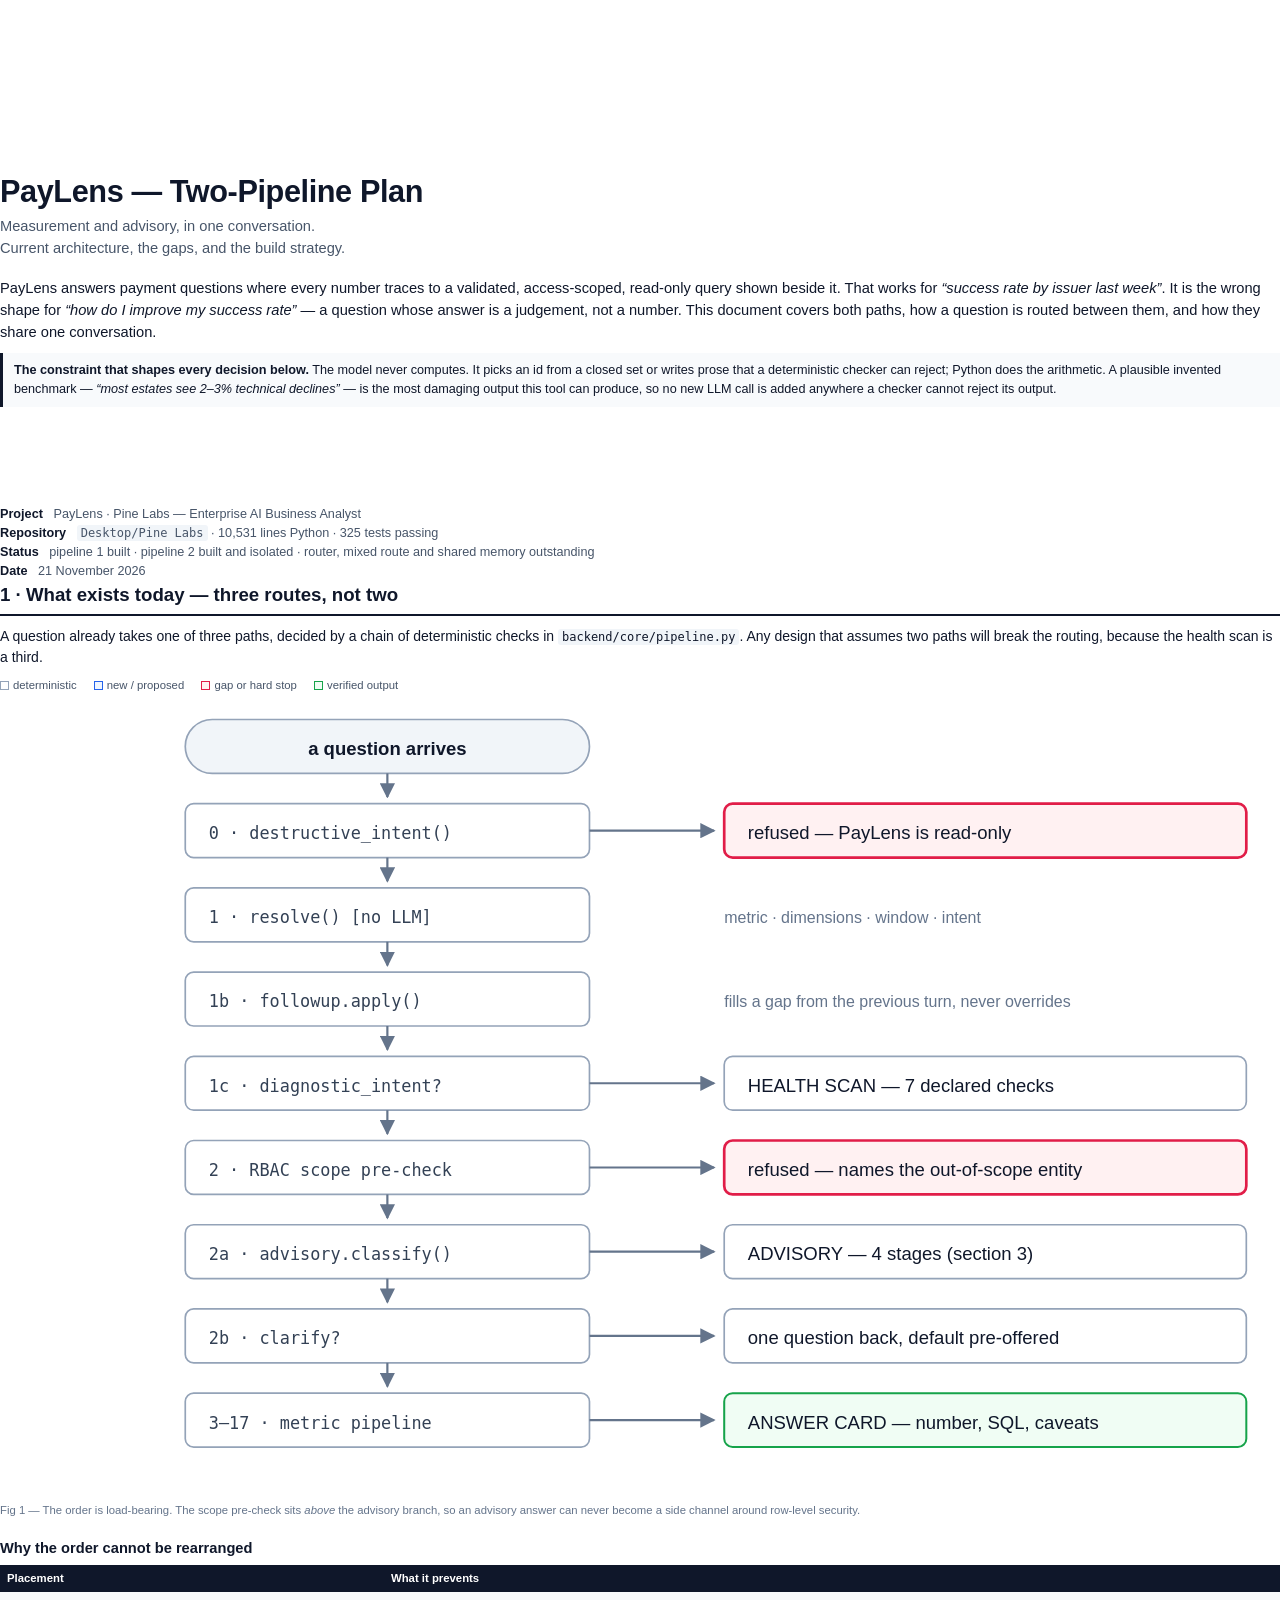
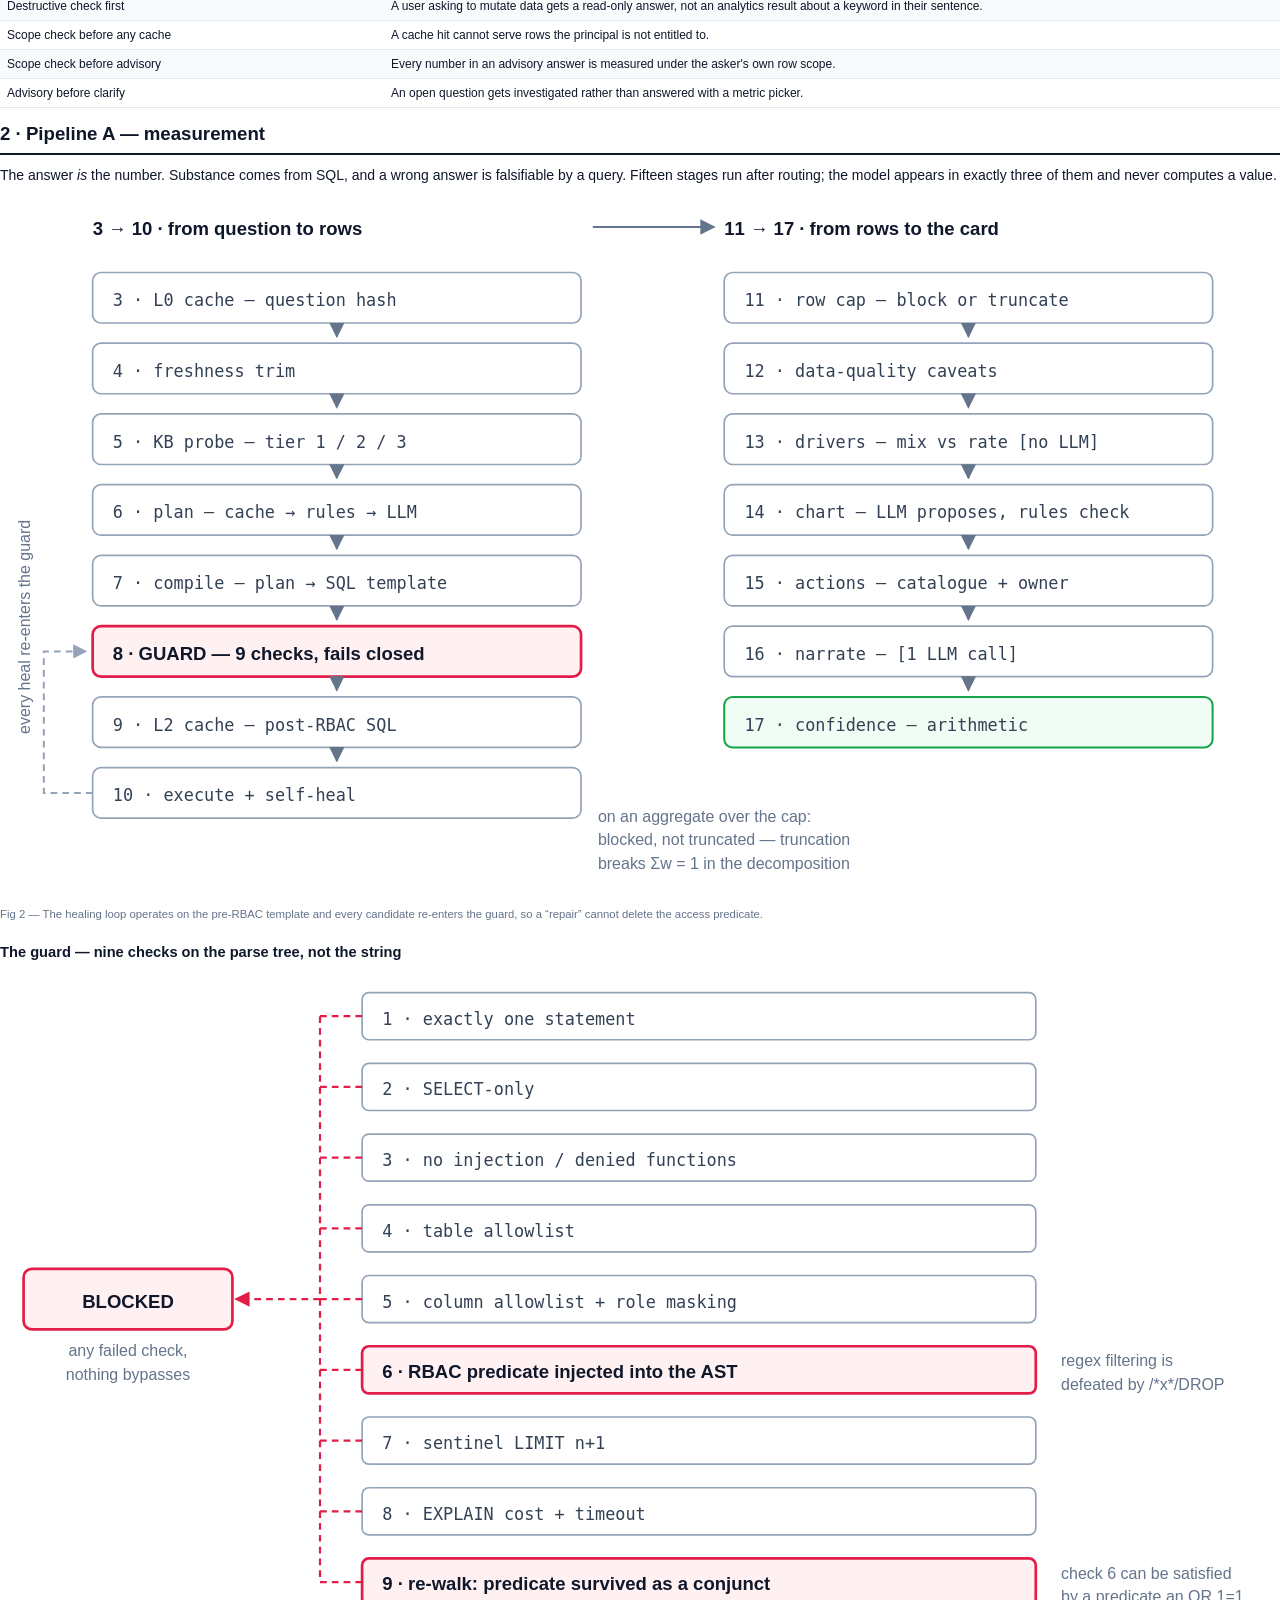
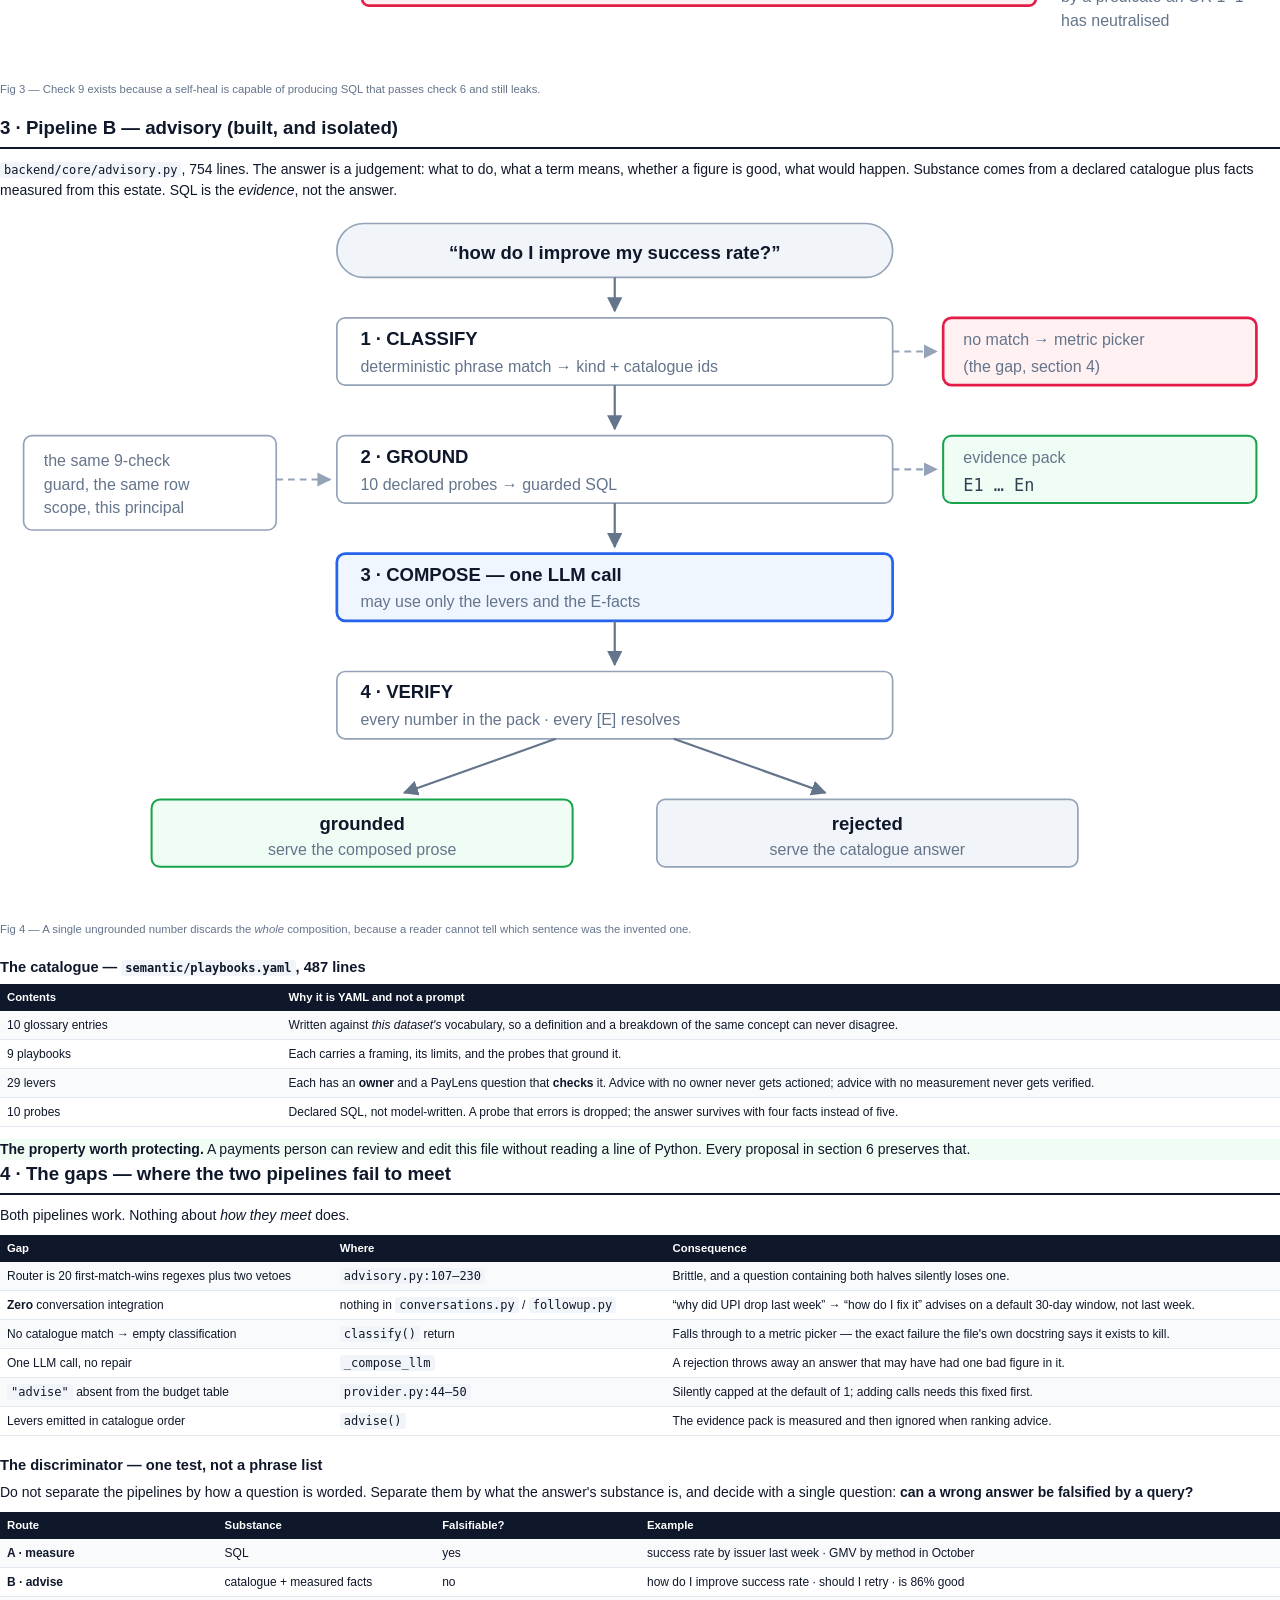
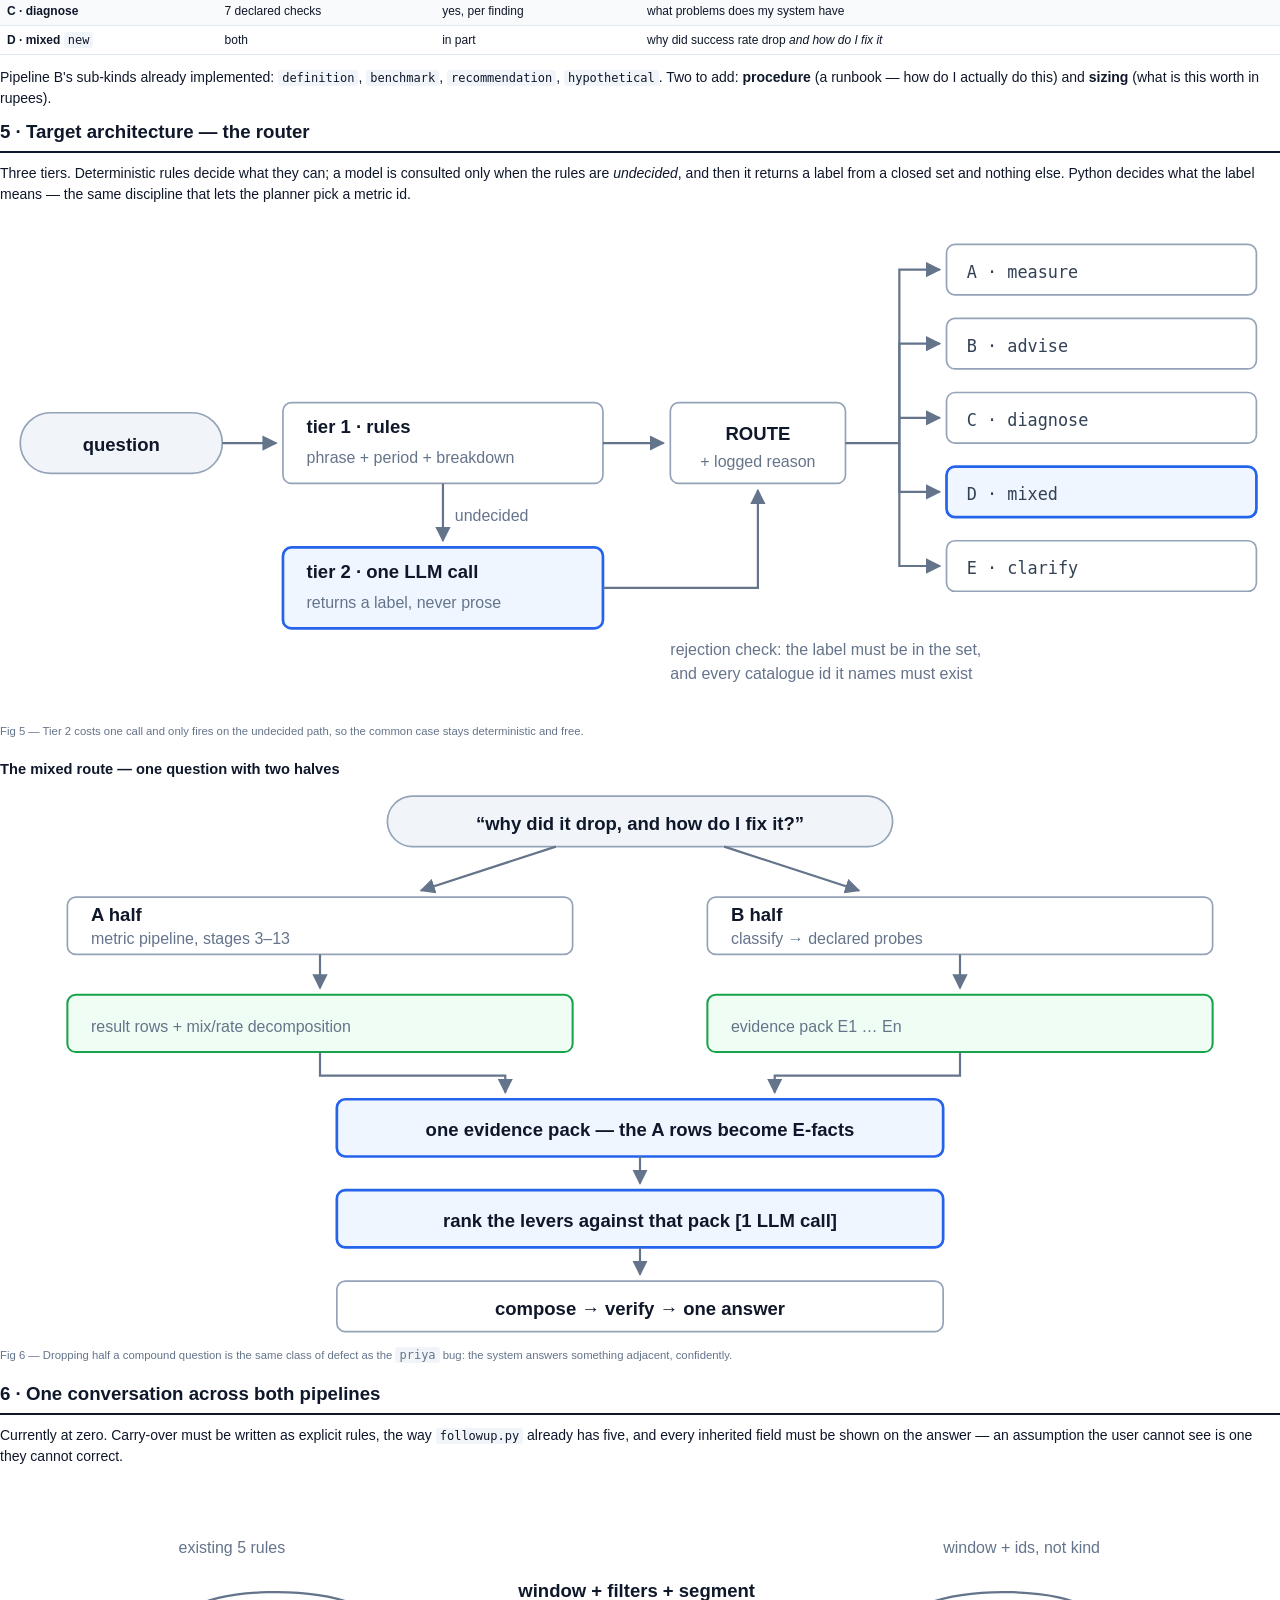
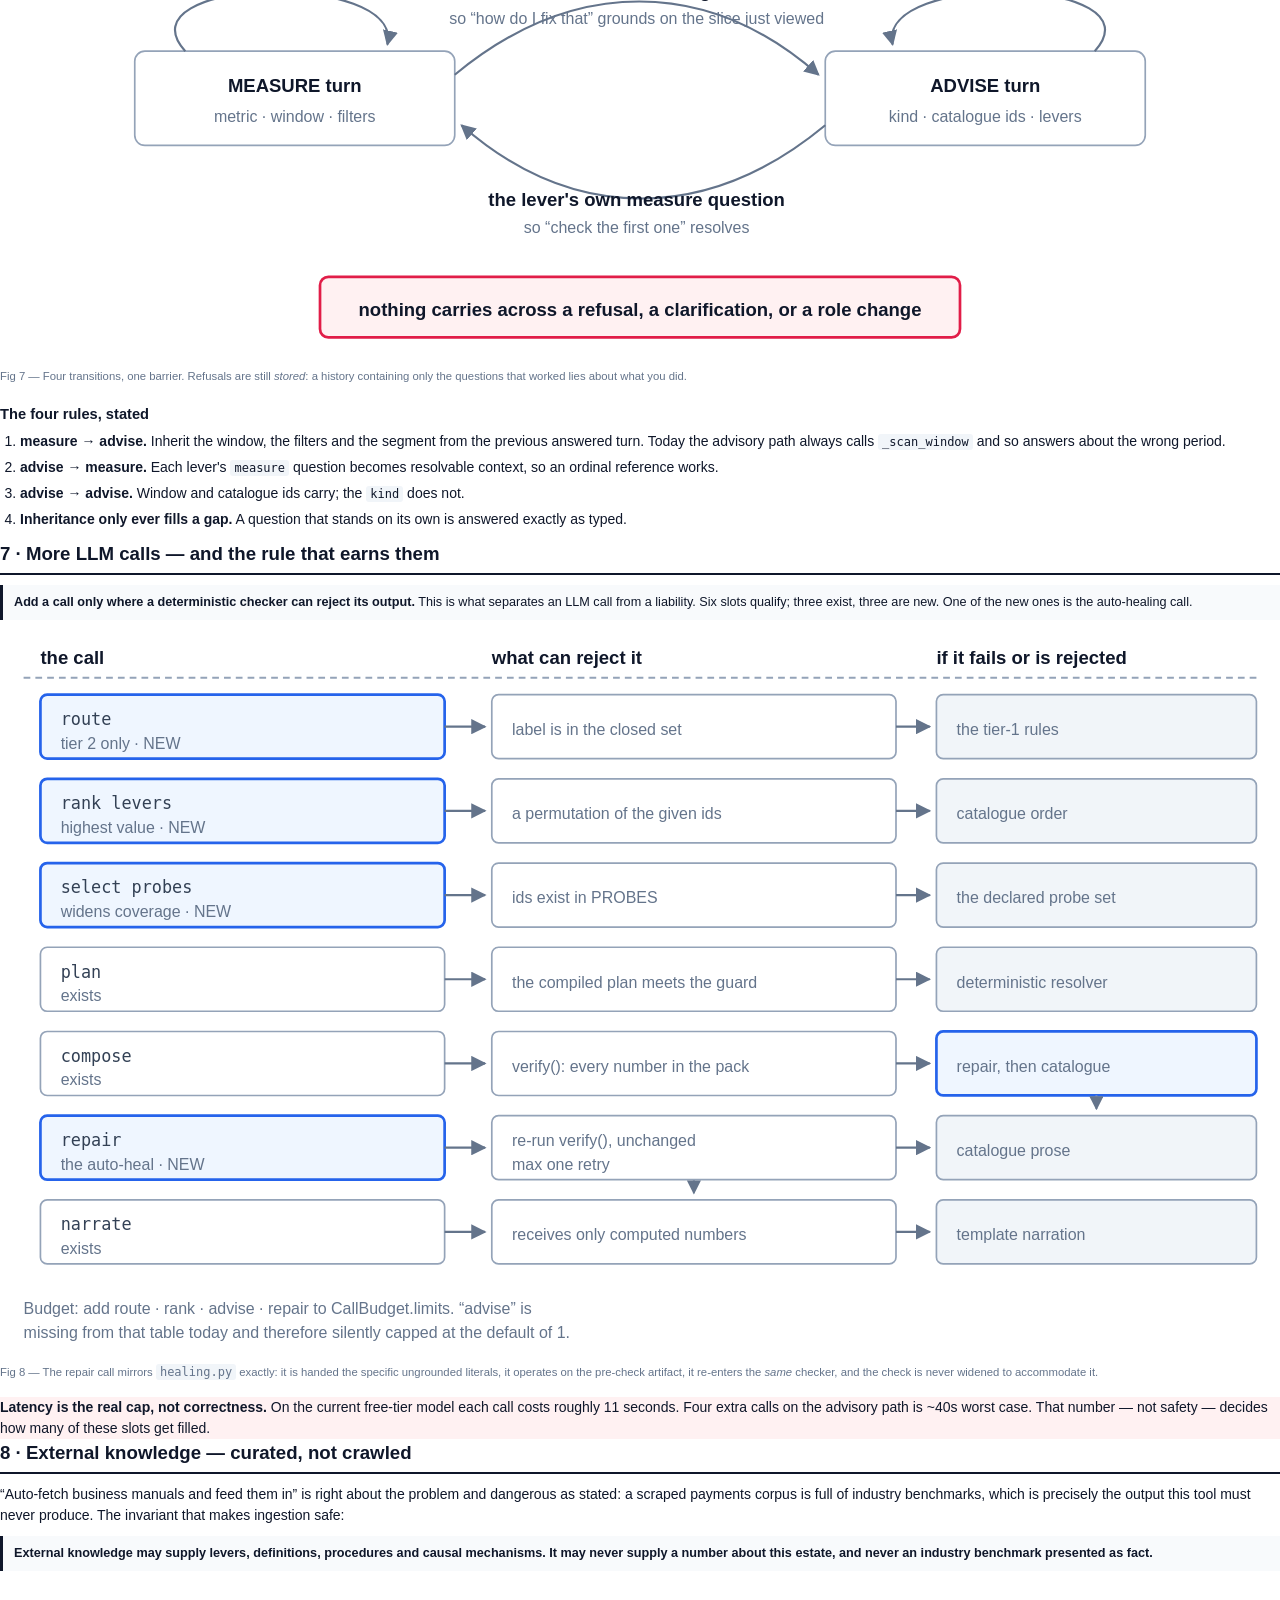
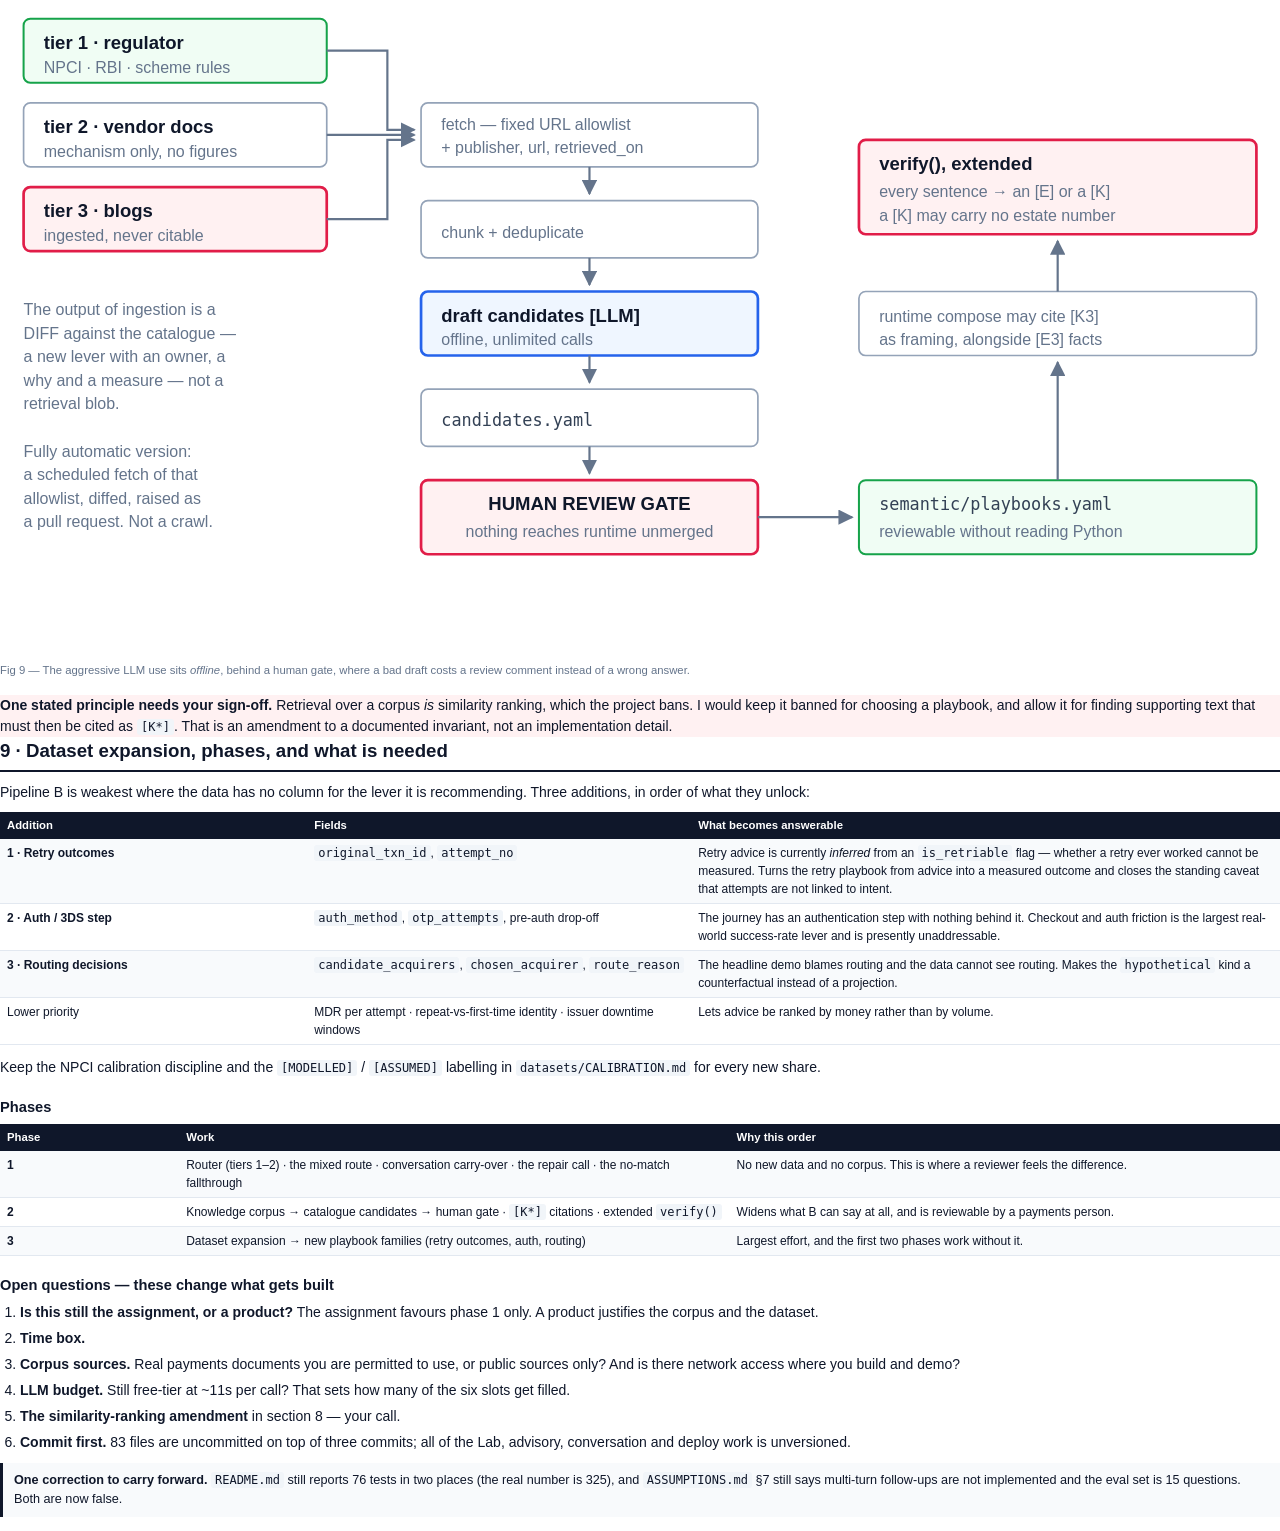
<file: docs/two-pipeline-plan.html>
<!doctype html>
<html lang="en"><head><meta charset="utf-8">
<title>PayLens Two-Pipeline Plan</title>
<style>
  @page { size: A4; margin: 15mm 14mm 14mm; }
  * { box-sizing: border-box; }
  html { -webkit-print-color-adjust: exact; print-color-adjust: exact; }
  body { font: 10.5pt/1.5 "Segoe UI", -apple-system, Helvetica, Arial, sans-serif;
         color: #0f172a; margin: 0; }
  h1 { font-size: 23pt; line-height: 1.15; margin: 0 0 6px; letter-spacing: -.4px; }
  h2 { font-size: 14pt; margin: 0 0 10px; padding-bottom: 5px;
       border-bottom: 2px solid #0f172a; page-break-after: avoid; }
  h3 { font-size: 11pt; margin: 18px 0 6px; page-break-after: avoid; }
  p { margin: 0 0 9px; }
  .sheet { page-break-after: always; }
  .sheet:last-child { page-break-after: auto; }
  .sub { color: #475569; font-size: 11pt; margin: 0 0 18px; }
  .lede { font-size: 11pt; }
  code, .k { font-family: "DejaVu Sans Mono", ui-monospace, Consolas, monospace;
             font-size: 9pt; background: #f1f5f9; padding: 1px 4px; border-radius: 3px; }
  table { border-collapse: collapse; width: 100%; font-size: 9pt; margin: 4px 0 12px;
          page-break-inside: avoid; }
  th { text-align: left; background: #0f172a; color: #fff; padding: 5px 7px;
       font-weight: 600; font-size: 8.5pt; }
  td { padding: 5px 7px; border-bottom: 1px solid #e2e8f0; vertical-align: top; }
  tr:nth-child(even) td { background: #f8fafc; }
  ol, ul { margin: 0 0 10px; padding-left: 20px; }
  li { margin-bottom: 5px; }
  figure { margin: 6px 0 16px; page-break-inside: avoid; }
  figcaption { font-size: 8.5pt; color: #64748b; margin-top: 4px; }
  svg { width: 100%; height: auto; display: block; }
  .note { border-left: 3px solid #0f172a; background: #f8fafc;
          padding: 8px 11px; margin: 10px 0 14px; font-size: 9.5pt; }
  .warn { border-left-color: #e11d48; background: #fff1f2; }
  .good { border-left-color: #16a34a; background: #f0fdf4; }
  .legend { font-size: 8.5pt; color: #475569; margin: 0 0 12px; }
  .legend span { display: inline-block; margin-right: 14px; }
  .sw { display:inline-block; width:9px; height:9px; border:1.5px solid; margin-right:4px;
        vertical-align: -1px; }
  .cover { padding-top: 46mm; }
  .meta { margin-top: 26mm; font-size: 9.5pt; color: #475569; }
  .meta b { color: #0f172a; }
  /* SVG classes */
  .b  { fill:#fff; stroke:#94a3b8; stroke-width:1; }
  .bg { fill:#f1f5f9; stroke:#94a3b8; stroke-width:1; }
  .hi { fill:#fff1f2; stroke:#e11d48; stroke-width:1.6; }
  .nw { fill:#eff6ff; stroke:#2563eb; stroke-width:1.6; }
  .ok { fill:#f0fdf4; stroke:#16a34a; stroke-width:1.2; }
  .t  { font: 11px "Segoe UI", sans-serif; fill:#0f172a; }
  .tb { font: 700 11px "Segoe UI", sans-serif; fill:#0f172a; }
  .m  { font: 10px "DejaVu Sans Mono", monospace; fill:#334155; }
  .s  { font: 9.5px "Segoe UI", sans-serif; fill:#64748b; }
  .ln { stroke:#64748b; stroke-width:1.3; fill:none; }
  .ld { stroke:#94a3b8; stroke-width:1.2; fill:none; stroke-dasharray:4 3; }
  .lr { stroke:#e11d48; stroke-width:1.3; fill:none; stroke-dasharray:4 3; }
</style></head><body>

<!-- ───────────────────────── COVER ───────────────────────── -->
<section class="sheet cover">
  <h1>PayLens — Two-Pipeline Plan</h1>
  <p class="sub">Measurement and advisory, in one conversation.<br>
  Current architecture, the gaps, and the build strategy.</p>

  <p class="lede">PayLens answers payment questions where every number traces to a
  validated, access-scoped, read-only query shown beside it. That works for
  <i>&ldquo;success rate by issuer last week&rdquo;</i>. It is the wrong shape for
  <i>&ldquo;how do I improve my success rate&rdquo;</i> — a question whose answer is a
  judgement, not a number. This document covers both paths, how a question is routed
  between them, and how they share one conversation.</p>

  <div class="note"><b>The constraint that shapes every decision below.</b>
  The model never computes. It picks an id from a closed set or writes prose that a
  deterministic checker can reject; Python does the arithmetic. A plausible invented
  benchmark — <i>&ldquo;most estates see 2–3% technical declines&rdquo;</i> — is the
  most damaging output this tool can produce, so no new LLM call is added anywhere a
  checker cannot reject its output.</div>

  <div class="meta">
    <b>Project</b> &nbsp; PayLens · Pine Labs — Enterprise AI Business Analyst<br>
    <b>Repository</b> &nbsp; <code>Desktop/Pine&nbsp;Labs</code> · 10,531 lines Python ·
       325 tests passing<br>
    <b>Status</b> &nbsp; pipeline 1 built · pipeline 2 built and isolated · router,
       mixed route and shared memory outstanding<br>
    <b>Date</b> &nbsp; 21 November 2026
  </div>
</section>

<!-- ───────────────────────── 1. WHAT EXISTS ───────────────────────── -->
<section class="sheet">
  <h2>1 · What exists today — three routes, not two</h2>

  <p>A question already takes one of three paths, decided by a chain of deterministic
  checks in <code>backend/core/pipeline.py</code>. Any design that assumes two paths
  will break the routing, because the health scan is a third.</p>

  <p class="legend">
    <span><i class="sw" style="border-color:#94a3b8;background:#fff"></i>deterministic</span>
    <span><i class="sw" style="border-color:#2563eb;background:#eff6ff"></i>new / proposed</span>
    <span><i class="sw" style="border-color:#e11d48;background:#fff1f2"></i>gap or hard stop</span>
    <span><i class="sw" style="border-color:#16a34a;background:#f0fdf4"></i>verified output</span>
  </p>

  <figure>
  <svg viewBox="0 0 760 470" xmlns="http://www.w3.org/2000/svg" role="img"
       aria-label="Routing order in pipeline.py">
    <defs><marker id="m1" viewBox="0 0 10 10" refX="9" refY="5" markerWidth="7"
      markerHeight="7" orient="auto-start-reverse"><path d="M0,0 L10,5 L0,10 z"
      fill="#64748b"/></marker></defs>
    <g>
      <rect class="bg" x="110" y="8"   width="240" height="32" rx="16"/>
      <text class="tb" x="230" y="29" text-anchor="middle">a question arrives</text>

      <rect class="b" x="110" y="58"  width="240" height="32" rx="5"/>
      <text class="m" x="124" y="79">0 · destructive_intent()</text>
      <rect class="hi" x="430" y="58" width="310" height="32" rx="5"/>
      <text class="t" x="444" y="79">refused — PayLens is read-only</text>

      <rect class="b" x="110" y="108" width="240" height="32" rx="5"/>
      <text class="m" x="124" y="129">1 · resolve()  [no LLM]</text>
      <text class="s" x="430" y="129">metric · dimensions · window · intent</text>

      <rect class="b" x="110" y="158" width="240" height="32" rx="5"/>
      <text class="m" x="124" y="179">1b · followup.apply()</text>
      <text class="s" x="430" y="179">fills a gap from the previous turn, never overrides</text>

      <rect class="b" x="110" y="208" width="240" height="32" rx="5"/>
      <text class="m" x="124" y="229">1c · diagnostic_intent?</text>
      <rect class="b" x="430" y="208" width="310" height="32" rx="5"/>
      <text class="t" x="444" y="229">HEALTH SCAN — 7 declared checks</text>

      <rect class="b" x="110" y="258" width="240" height="32" rx="5"/>
      <text class="m" x="124" y="279">2 · RBAC scope pre-check</text>
      <rect class="hi" x="430" y="258" width="310" height="32" rx="5"/>
      <text class="t" x="444" y="279">refused — names the out-of-scope entity</text>

      <rect class="b" x="110" y="308" width="240" height="32" rx="5"/>
      <text class="m" x="124" y="329">2a · advisory.classify()</text>
      <rect class="b" x="430" y="308" width="310" height="32" rx="5"/>
      <text class="t" x="444" y="329">ADVISORY — 4 stages (section 3)</text>

      <rect class="b" x="110" y="358" width="240" height="32" rx="5"/>
      <text class="m" x="124" y="379">2b · clarify?</text>
      <rect class="b" x="430" y="358" width="310" height="32" rx="5"/>
      <text class="t" x="444" y="379">one question back, default pre-offered</text>

      <rect class="b" x="110" y="408" width="240" height="32" rx="5"/>
      <text class="m" x="124" y="429">3–17 · metric pipeline</text>
      <rect class="ok" x="430" y="408" width="310" height="32" rx="5"/>
      <text class="t" x="444" y="429">ANSWER CARD — number, SQL, caveats</text>

      <path class="ln" marker-end="url(#m1)" d="M230,40 V54"/>
      <path class="ln" marker-end="url(#m1)" d="M230,90 V104"/>
      <path class="ln" marker-end="url(#m1)" d="M230,140 V154"/>
      <path class="ln" marker-end="url(#m1)" d="M230,190 V204"/>
      <path class="ln" marker-end="url(#m1)" d="M230,240 V254"/>
      <path class="ln" marker-end="url(#m1)" d="M230,290 V304"/>
      <path class="ln" marker-end="url(#m1)" d="M230,340 V354"/>
      <path class="ln" marker-end="url(#m1)" d="M230,390 V404"/>
      <path class="ln" marker-end="url(#m1)" d="M350,74  H424"/>
      <path class="ln" marker-end="url(#m1)" d="M350,224 H424"/>
      <path class="ln" marker-end="url(#m1)" d="M350,274 H424"/>
      <path class="ln" marker-end="url(#m1)" d="M350,324 H424"/>
      <path class="ln" marker-end="url(#m1)" d="M350,374 H424"/>
      <path class="ln" marker-end="url(#m1)" d="M350,424 H424"/>
    </g>
  </svg>
  <figcaption>Fig 1 — The order is load-bearing. The scope pre-check sits
  <i>above</i> the advisory branch, so an advisory answer can never become a side
  channel around row-level security.</figcaption>
  </figure>

  <h3>Why the order cannot be rearranged</h3>
  <table>
    <tr><th style="width:30%">Placement</th><th>What it prevents</th></tr>
    <tr><td>Destructive check first</td><td>A user asking to mutate data gets a
      read-only answer, not an analytics result about a keyword in their sentence.</td></tr>
    <tr><td>Scope check before any cache</td><td>A cache hit cannot serve rows the
      principal is not entitled to.</td></tr>
    <tr><td>Scope check before advisory</td><td>Every number in an advisory answer is
      measured under the asker's own row scope.</td></tr>
    <tr><td>Advisory before clarify</td><td>An open question gets investigated rather
      than answered with a metric picker.</td></tr>
  </table>
</section>

<!-- ───────────────────────── 2. PIPELINE A ───────────────────────── -->
<section class="sheet">
  <h2>2 · Pipeline A — measurement</h2>
  <p>The answer <i>is</i> the number. Substance comes from SQL, and a wrong answer is
  falsifiable by a query. Fifteen stages run after routing; the model appears in
  exactly three of them and never computes a value.</p>

  <figure>
  <svg viewBox="0 0 760 420" xmlns="http://www.w3.org/2000/svg" role="img"
       aria-label="The fifteen stages of the measurement pipeline">
    <defs><marker id="m2" viewBox="0 0 10 10" refX="9" refY="5" markerWidth="7"
      markerHeight="7" orient="auto-start-reverse"><path d="M0,0 L10,5 L0,10 z"
      fill="#64748b"/></marker>
      <marker id="m2r" viewBox="0 0 10 10" refX="9" refY="5" markerWidth="7"
      markerHeight="7" orient="auto-start-reverse"><path d="M0,0 L10,5 L0,10 z"
      fill="#94a3b8"/></marker></defs>

    <text class="tb" x="55"  y="24">3 → 10 · from question to rows</text>
    <text class="tb" x="430" y="24">11 → 17 · from rows to the card</text>
    <path class="ln" marker-end="url(#m2)" d="M352,19 H424"/>

    <rect class="b"  x="55" y="46"  width="290" height="30" rx="5"/><text class="m" x="67" y="66">3 · L0 cache — question hash</text>
    <rect class="b"  x="55" y="88"  width="290" height="30" rx="5"/><text class="m" x="67" y="108">4 · freshness trim</text>
    <rect class="b"  x="55" y="130" width="290" height="30" rx="5"/><text class="m" x="67" y="150">5 · KB probe — tier 1 / 2 / 3</text>
    <rect class="b"  x="55" y="172" width="290" height="30" rx="5"/><text class="m" x="67" y="192">6 · plan — cache &#8594; rules &#8594; LLM</text>
    <rect class="b"  x="55" y="214" width="290" height="30" rx="5"/><text class="m" x="67" y="234">7 · compile — plan &#8594; SQL template</text>
    <rect class="hi" x="55" y="256" width="290" height="30" rx="5"/><text class="tb" x="67" y="276">8 · GUARD — 9 checks, fails closed</text>
    <rect class="b"  x="55" y="298" width="290" height="30" rx="5"/><text class="m" x="67" y="318">9 · L2 cache — post-RBAC SQL</text>
    <rect class="b"  x="55" y="340" width="290" height="30" rx="5"/><text class="m" x="67" y="360">10 · execute + self-heal</text>

    <rect class="b"  x="430" y="46"  width="290" height="30" rx="5"/><text class="m" x="442" y="66">11 · row cap — block or truncate</text>
    <rect class="b"  x="430" y="88"  width="290" height="30" rx="5"/><text class="m" x="442" y="108">12 · data-quality caveats</text>
    <rect class="b"  x="430" y="130" width="290" height="30" rx="5"/><text class="m" x="442" y="150">13 · drivers — mix vs rate [no LLM]</text>
    <rect class="b"  x="430" y="172" width="290" height="30" rx="5"/><text class="m" x="442" y="192">14 · chart — LLM proposes, rules check</text>
    <rect class="b"  x="430" y="214" width="290" height="30" rx="5"/><text class="m" x="442" y="234">15 · actions — catalogue + owner</text>
    <rect class="b"  x="430" y="256" width="290" height="30" rx="5"/><text class="m" x="442" y="276">16 · narrate — [1 LLM call]</text>
    <rect class="ok" x="430" y="298" width="290" height="30" rx="5"/><text class="m" x="442" y="318">17 · confidence — arithmetic</text>

    <path class="ln" marker-end="url(#m2)" d="M200,76  V84"/>
    <path class="ln" marker-end="url(#m2)" d="M200,118 V126"/>
    <path class="ln" marker-end="url(#m2)" d="M200,160 V168"/>
    <path class="ln" marker-end="url(#m2)" d="M200,202 V210"/>
    <path class="ln" marker-end="url(#m2)" d="M200,244 V252"/>
    <path class="ln" marker-end="url(#m2)" d="M200,286 V294"/>
    <path class="ln" marker-end="url(#m2)" d="M200,328 V336"/>
    <path class="ln" marker-end="url(#m2)" d="M575,76  V84"/>
    <path class="ln" marker-end="url(#m2)" d="M575,118 V126"/>
    <path class="ln" marker-end="url(#m2)" d="M575,160 V168"/>
    <path class="ln" marker-end="url(#m2)" d="M575,202 V210"/>
    <path class="ln" marker-end="url(#m2)" d="M575,244 V252"/>
    <path class="ln" marker-end="url(#m2)" d="M575,286 V294"/>

    <path class="ld" marker-end="url(#m2r)" d="M55,355 H26 V271 H51"/>
    <text class="s" transform="rotate(-90 18 320)" x="18" y="320">every heal re-enters the guard</text>
    <text class="s" x="355" y="372">on an aggregate over the cap:</text>
    <text class="s" x="355" y="386">blocked, not truncated — truncation</text>
    <text class="s" x="355" y="400">breaks &#931;w = 1 in the decomposition</text>
  </svg>
  <figcaption>Fig 2 — The healing loop operates on the pre-RBAC template and every
  candidate re-enters the guard, so a &ldquo;repair&rdquo; cannot delete the access
  predicate.</figcaption>
  </figure>

  <h3>The guard — nine checks on the parse tree, not the string</h3>
  <figure>
  <svg viewBox="0 0 760 420" xmlns="http://www.w3.org/2000/svg" role="img"
       aria-label="The nine guard checks">
    <defs><marker id="m3" viewBox="0 0 10 10" refX="9" refY="5" markerWidth="7"
      markerHeight="7" orient="auto-start-reverse"><path d="M0,0 L10,5 L0,10 z"
      fill="#e11d48"/></marker></defs>
    <rect class="b"  x="215" y="14"  width="400" height="28" rx="4"/><text class="m" x="227" y="33">1 · exactly one statement</text>
    <rect class="b"  x="215" y="56"  width="400" height="28" rx="4"/><text class="m" x="227" y="75">2 · SELECT-only</text>
    <rect class="b"  x="215" y="98"  width="400" height="28" rx="4"/><text class="m" x="227" y="117">3 · no injection / denied functions</text>
    <rect class="b"  x="215" y="140" width="400" height="28" rx="4"/><text class="m" x="227" y="159">4 · table allowlist</text>
    <rect class="b"  x="215" y="182" width="400" height="28" rx="4"/><text class="m" x="227" y="201">5 · column allowlist + role masking</text>
    <rect class="hi" x="215" y="224" width="400" height="28" rx="4"/><text class="tb" x="227" y="243">6 · RBAC predicate injected into the AST</text>
    <rect class="b"  x="215" y="266" width="400" height="28" rx="4"/><text class="m" x="227" y="285">7 · sentinel LIMIT n+1</text>
    <rect class="b"  x="215" y="308" width="400" height="28" rx="4"/><text class="m" x="227" y="327">8 · EXPLAIN cost + timeout</text>
    <rect class="hi" x="215" y="350" width="400" height="28" rx="4"/><text class="tb" x="227" y="369">9 · re-walk: predicate survived as a conjunct</text>

    <path class="lr" d="M190,28 V364"/>
    <path class="lr" d="M215,28  H190"/><path class="lr" d="M215,70  H190"/>
    <path class="lr" d="M215,112 H190"/><path class="lr" d="M215,154 H190"/>
    <path class="lr" d="M215,196 H190"/><path class="lr" d="M215,238 H190"/>
    <path class="lr" d="M215,280 H190"/><path class="lr" d="M215,322 H190"/>
    <path class="lr" d="M215,364 H190"/>
    <path class="lr" marker-end="url(#m3)" d="M190,196 H140"/>
    <rect class="hi" x="14" y="178" width="124" height="36" rx="5"/>
    <text class="tb" x="76" y="201" text-anchor="middle">BLOCKED</text>
    <text class="s"  x="76" y="230" text-anchor="middle">any failed check,</text>
    <text class="s"  x="76" y="244" text-anchor="middle">nothing bypasses</text>

    <text class="s" x="630" y="236">regex filtering is</text>
    <text class="s" x="630" y="250">defeated by /*x*/DROP</text>
    <text class="s" x="630" y="362">check 6 can be satisfied</text>
    <text class="s" x="630" y="376">by a predicate an OR 1=1</text>
    <text class="s" x="630" y="390">has neutralised</text>
  </svg>
  <figcaption>Fig 3 — Check 9 exists because a self-heal is capable of producing SQL
  that passes check 6 and still leaks.</figcaption>
  </figure>
</section>

<!-- ───────────────────────── 3. PIPELINE B ───────────────────────── -->
<section class="sheet">
  <h2>3 · Pipeline B — advisory (built, and isolated)</h2>
  <p><code>backend/core/advisory.py</code>, 754 lines. The answer is a judgement:
  what to do, what a term means, whether a figure is good, what would happen.
  Substance comes from a declared catalogue plus facts measured from this estate.
  SQL is the <i>evidence</i>, not the answer.</p>

  <figure>
  <svg viewBox="0 0 760 420" xmlns="http://www.w3.org/2000/svg" role="img"
       aria-label="The four advisory stages">
    <defs><marker id="m4" viewBox="0 0 10 10" refX="9" refY="5" markerWidth="7"
      markerHeight="7" orient="auto-start-reverse"><path d="M0,0 L10,5 L0,10 z"
      fill="#64748b"/></marker>
      <marker id="m4d" viewBox="0 0 10 10" refX="9" refY="5" markerWidth="7"
      markerHeight="7" orient="auto-start-reverse"><path d="M0,0 L10,5 L0,10 z"
      fill="#94a3b8"/></marker></defs>

    <rect class="bg" x="200" y="8"   width="330" height="32" rx="16"/>
    <text class="tb" x="365" y="29" text-anchor="middle">&ldquo;how do I improve my success rate?&rdquo;</text>

    <rect class="b"  x="200" y="64"  width="330" height="40" rx="5"/>
    <text class="tb" x="214" y="80">1 · CLASSIFY</text>
    <text class="s"  x="214" y="96">deterministic phrase match &#8594; kind + catalogue ids</text>
    <rect class="hi" x="560" y="64"  width="186" height="40" rx="5"/>
    <text class="s"  x="572" y="80">no match &#8594; metric picker</text>
    <text class="s"  x="572" y="96">(the gap, section 4)</text>

    <rect class="b"  x="200" y="134" width="330" height="40" rx="5"/>
    <text class="tb" x="214" y="150">2 · GROUND</text>
    <text class="s"  x="214" y="166">10 declared probes &#8594; guarded SQL</text>
    <rect class="ok" x="560" y="134" width="186" height="40" rx="5"/>
    <text class="s"  x="572" y="150">evidence pack</text>
    <text class="m"  x="572" y="167">E1 &#8230; En</text>

    <rect class="nw" x="200" y="204" width="330" height="40" rx="5"/>
    <text class="tb" x="214" y="220">3 · COMPOSE &#8212; one LLM call</text>
    <text class="s"  x="214" y="236">may use only the levers and the E-facts</text>

    <rect class="b"  x="200" y="274" width="330" height="40" rx="5"/>
    <text class="tb" x="214" y="290">4 · VERIFY</text>
    <text class="s"  x="214" y="306">every number in the pack · every [E] resolves</text>

    <rect class="ok" x="90"  y="350" width="250" height="40" rx="5"/>
    <text class="tb" x="215" y="368" text-anchor="middle">grounded</text>
    <text class="s"  x="215" y="383" text-anchor="middle">serve the composed prose</text>
    <rect class="bg" x="390" y="350" width="250" height="40" rx="5"/>
    <text class="tb" x="515" y="368" text-anchor="middle">rejected</text>
    <text class="s"  x="515" y="383" text-anchor="middle">serve the catalogue answer</text>

    <path class="ln" marker-end="url(#m4)" d="M365,40  V60"/>
    <path class="ln" marker-end="url(#m4)" d="M365,104 V130"/>
    <path class="ln" marker-end="url(#m4)" d="M365,174 V200"/>
    <path class="ln" marker-end="url(#m4)" d="M365,244 V270"/>
    <path class="ln" marker-end="url(#m4)" d="M330,314 L240,346"/>
    <path class="ln" marker-end="url(#m4)" d="M400,314 L490,346"/>
    <path class="ld" marker-end="url(#m4d)" d="M530,84  H556"/>
    <path class="ld" marker-end="url(#m4d)" d="M530,154 H556"/>

    <rect class="b" x="14" y="134" width="150" height="56" rx="5"/>
    <text class="s" x="26" y="152">the same 9-check</text>
    <text class="s" x="26" y="166">guard, the same row</text>
    <text class="s" x="26" y="180">scope, this principal</text>
    <path class="ld" marker-end="url(#m4d)" d="M164,160 H196"/>
  </svg>
  <figcaption>Fig 4 — A single ungrounded number discards the <i>whole</i>
  composition, because a reader cannot tell which sentence was the invented one.</figcaption>
  </figure>

  <h3>The catalogue — <code>semantic/playbooks.yaml</code>, 487 lines</h3>
  <table>
    <tr><th style="width:22%">Contents</th><th>Why it is YAML and not a prompt</th></tr>
    <tr><td>10 glossary entries</td><td>Written against <i>this dataset's</i>
      vocabulary, so a definition and a breakdown of the same concept can never
      disagree.</td></tr>
    <tr><td>9 playbooks</td><td>Each carries a framing, its limits, and the probes
      that ground it.</td></tr>
    <tr><td>29 levers</td><td>Each has an <b>owner</b> and a PayLens question that
      <b>checks</b> it. Advice with no owner never gets actioned; advice with no
      measurement never gets verified.</td></tr>
    <tr><td>10 probes</td><td>Declared SQL, not model-written. A probe that errors is
      dropped; the answer survives with four facts instead of five.</td></tr>
  </table>
  <div class="good"><b>The property worth protecting.</b> A payments person can review
  and edit this file without reading a line of Python. Every proposal in section 6
  preserves that.</div>
</section>

<!-- ───────────────────────── 4. GAPS ───────────────────────── -->
<section class="sheet">
  <h2>4 · The gaps — where the two pipelines fail to meet</h2>
  <p>Both pipelines work. Nothing about <i>how they meet</i> does.</p>
  <table>
    <tr><th style="width:26%">Gap</th><th style="width:26%">Where</th><th>Consequence</th></tr>
    <tr><td>Router is 20 first-match-wins regexes plus two vetoes</td>
        <td><code>advisory.py:107–230</code></td>
        <td>Brittle, and a question containing both halves silently loses one.</td></tr>
    <tr><td><b>Zero</b> conversation integration</td>
        <td>nothing in <code>conversations.py</code> / <code>followup.py</code></td>
        <td>&ldquo;why did UPI drop last week&rdquo; &#8594; &ldquo;how do I fix
        it&rdquo; advises on a default 30-day window, not last week.</td></tr>
    <tr><td>No catalogue match &#8594; empty classification</td>
        <td><code>classify()</code> return</td>
        <td>Falls through to a metric picker — the exact failure the file's own
        docstring says it exists to kill.</td></tr>
    <tr><td>One LLM call, no repair</td>
        <td><code>_compose_llm</code></td>
        <td>A rejection throws away an answer that may have had one bad figure in it.</td></tr>
    <tr><td><code>"advise"</code> absent from the budget table</td>
        <td><code>provider.py:44–50</code></td>
        <td>Silently capped at the default of 1; adding calls needs this fixed first.</td></tr>
    <tr><td>Levers emitted in catalogue order</td>
        <td><code>advise()</code></td>
        <td>The evidence pack is measured and then ignored when ranking advice.</td></tr>
  </table>

  <h3>The discriminator — one test, not a phrase list</h3>
  <p>Do not separate the pipelines by how a question is worded. Separate them by what
  the answer's substance is, and decide with a single question:
  <b>can a wrong answer be falsified by a query?</b></p>
  <table>
    <tr><th style="width:17%">Route</th><th style="width:17%">Substance</th>
        <th style="width:16%">Falsifiable?</th><th>Example</th></tr>
    <tr><td><b>A · measure</b></td><td>SQL</td><td>yes</td>
        <td>success rate by issuer last week · GMV by method in October</td></tr>
    <tr><td><b>B · advise</b></td><td>catalogue + measured facts</td><td>no</td>
        <td>how do I improve success rate · should I retry · is 86% good</td></tr>
    <tr><td><b>C · diagnose</b></td><td>7 declared checks</td><td>yes, per finding</td>
        <td>what problems does my system have</td></tr>
    <tr><td><b>D · mixed</b> <span class="k">new</span></td><td>both</td><td>in part</td>
        <td>why did success rate drop <i>and how do I fix it</i></td></tr>
  </table>
  <p>Pipeline B's sub-kinds already implemented: <code>definition</code>,
  <code>benchmark</code>, <code>recommendation</code>, <code>hypothetical</code>.
  Two to add: <b>procedure</b> (a runbook — how do I actually do this) and
  <b>sizing</b> (what is this worth in rupees).</p>
</section>

<!-- ───────────────────────── 5. TARGET ───────────────────────── -->
<section class="sheet">
  <h2>5 · Target architecture — the router</h2>
  <p>Three tiers. Deterministic rules decide what they can; a model is consulted only
  when the rules are <i>undecided</i>, and then it returns a label from a closed set
  and nothing else. Python decides what the label means — the same discipline that
  lets the planner pick a metric id.</p>

  <figure>
  <svg viewBox="0 0 760 300" xmlns="http://www.w3.org/2000/svg" role="img"
       aria-label="The three-tier router">
    <defs><marker id="m5" viewBox="0 0 10 10" refX="9" refY="5" markerWidth="7"
      markerHeight="7" orient="auto-start-reverse"><path d="M0,0 L10,5 L0,10 z"
      fill="#64748b"/></marker></defs>

    <rect class="bg" x="12"  y="118" width="120" height="36" rx="18"/>
    <text class="tb" x="72"  y="141" text-anchor="middle">question</text>

    <rect class="b"  x="168" y="112" width="190" height="48" rx="5"/>
    <text class="tb" x="182" y="130">tier 1 · rules</text>
    <text class="s"  x="182" y="148">phrase + period + breakdown</text>

    <rect class="nw" x="168" y="198" width="190" height="48" rx="5"/>
    <text class="tb" x="182" y="216">tier 2 · one LLM call</text>
    <text class="s"  x="182" y="234">returns a label, never prose</text>

    <rect class="b"  x="398" y="112" width="104" height="48" rx="5"/>
    <text class="tb" x="450" y="134" text-anchor="middle">ROUTE</text>
    <text class="s"  x="450" y="150" text-anchor="middle">+ logged reason</text>

    <rect class="b"  x="562" y="18"  width="184" height="30" rx="5"/><text class="m" x="574" y="38">A · measure</text>
    <rect class="b"  x="562" y="62"  width="184" height="30" rx="5"/><text class="m" x="574" y="82">B · advise</text>
    <rect class="b"  x="562" y="106" width="184" height="30" rx="5"/><text class="m" x="574" y="126">C · diagnose</text>
    <rect class="nw" x="562" y="150" width="184" height="30" rx="5"/><text class="m" x="574" y="170">D · mixed</text>
    <rect class="b"  x="562" y="194" width="184" height="30" rx="5"/><text class="m" x="574" y="214">E · clarify</text>

    <path class="ln" marker-end="url(#m5)" d="M132,136 H164"/>
    <path class="ln" marker-end="url(#m5)" d="M358,136 H394"/>
    <path class="ln" marker-end="url(#m5)" d="M263,160 V194"/>
    <text class="s"  x="270" y="182">undecided</text>
    <path class="ln" marker-end="url(#m5)" d="M358,222 H450 V164"/>
    <path class="ln" marker-end="url(#m5)" d="M502,136 H534 V33  H558"/>
    <path class="ln" marker-end="url(#m5)" d="M534,136 V77  H558"/>
    <path class="ln" marker-end="url(#m5)" d="M534,121 H558"/>
    <path class="ln" marker-end="url(#m5)" d="M534,136 V165 H558"/>
    <path class="ln" marker-end="url(#m5)" d="M534,136 V209 H558"/>
    <text class="s"  x="398" y="262">rejection check: the label must be in the set,</text>
    <text class="s"  x="398" y="276">and every catalogue id it names must exist</text>
  </svg>
  <figcaption>Fig 5 — Tier 2 costs one call and only fires on the undecided path, so
  the common case stays deterministic and free.</figcaption>
  </figure>

  <h3>The mixed route — one question with two halves</h3>
  <figure>
  <svg viewBox="0 0 760 330" xmlns="http://www.w3.org/2000/svg" role="img"
       aria-label="The mixed route">
    <defs><marker id="m6" viewBox="0 0 10 10" refX="9" refY="5" markerWidth="7"
      markerHeight="7" orient="auto-start-reverse"><path d="M0,0 L10,5 L0,10 z"
      fill="#64748b"/></marker></defs>

    <rect class="bg" x="230" y="6"   width="300" height="30" rx="15"/>
    <text class="tb" x="380" y="26"  text-anchor="middle">&ldquo;why did it drop, and how do I fix it?&rdquo;</text>

    <rect class="b"  x="40"  y="66"  width="300" height="34" rx="5"/>
    <text class="tb" x="54"  y="80">A half</text><text class="s" x="54" y="94">metric pipeline, stages 3&#8211;13</text>
    <rect class="b"  x="420" y="66"  width="300" height="34" rx="5"/>
    <text class="tb" x="434" y="80">B half</text><text class="s" x="434" y="94">classify &#8594; declared probes</text>

    <rect class="ok" x="40"  y="124" width="300" height="34" rx="5"/>
    <text class="s"  x="54"  y="146">result rows + mix/rate decomposition</text>
    <rect class="ok" x="420" y="124" width="300" height="34" rx="5"/>
    <text class="s"  x="434" y="146">evidence pack E1 &#8230; En</text>

    <rect class="nw" x="200" y="186" width="360" height="34" rx="5"/>
    <text class="tb" x="380" y="208" text-anchor="middle">one evidence pack &#8212; the A rows become E-facts</text>

    <rect class="nw" x="200" y="240" width="360" height="34" rx="5"/>
    <text class="tb" x="380" y="262" text-anchor="middle">rank the levers against that pack [1 LLM call]</text>

    <rect class="b"  x="200" y="294" width="360" height="30" rx="5"/>
    <text class="tb" x="380" y="314" text-anchor="middle">compose &#8594; verify &#8594; one answer</text>

    <path class="ln" marker-end="url(#m6)" d="M330,36 L250,62"/>
    <path class="ln" marker-end="url(#m6)" d="M430,36 L510,62"/>
    <path class="ln" marker-end="url(#m6)" d="M190,100 V120"/>
    <path class="ln" marker-end="url(#m6)" d="M570,100 V120"/>
    <path class="ln" marker-end="url(#m6)" d="M190,158 V172 H300 V182"/>
    <path class="ln" marker-end="url(#m6)" d="M570,158 V172 H460 V182"/>
    <path class="ln" marker-end="url(#m6)" d="M380,220 V236"/>
    <path class="ln" marker-end="url(#m6)" d="M380,274 V290"/>
  </svg>
  <figcaption>Fig 6 — Dropping half a compound question is the same class of defect as
  the <code>priya</code> bug: the system answers something adjacent, confidently.</figcaption>
  </figure>
</section>

<!-- ───────────────────────── 6. CONVERSATION ───────────────────────── -->
<section class="sheet">
  <h2>6 · One conversation across both pipelines</h2>
  <p>Currently at zero. Carry-over must be written as explicit rules, the way
  <code>followup.py</code> already has five, and every inherited field must be shown
  on the answer — an assumption the user cannot see is one they cannot correct.</p>

  <figure>
  <svg viewBox="0 0 760 290" xmlns="http://www.w3.org/2000/svg" role="img"
       aria-label="Carry-over between measurement and advisory turns">
    <defs><marker id="m7" viewBox="0 0 10 10" refX="9" refY="5" markerWidth="7"
      markerHeight="7" orient="auto-start-reverse"><path d="M0,0 L10,5 L0,10 z"
      fill="#64748b"/></marker></defs>

    <rect class="b"  x="80"  y="104" width="190" height="56" rx="6"/>
    <text class="tb" x="175" y="128" text-anchor="middle">MEASURE turn</text>
    <text class="s"  x="175" y="146" text-anchor="middle">metric · window · filters</text>

    <rect class="b"  x="490" y="104" width="190" height="56" rx="6"/>
    <text class="tb" x="585" y="128" text-anchor="middle">ADVISE turn</text>
    <text class="s"  x="585" y="146" text-anchor="middle">kind · catalogue ids · levers</text>

    <path class="ln" marker-end="url(#m7)" d="M270,118 C340,60 420,60 486,118"/>
    <text class="tb" x="378" y="72"  text-anchor="middle">window + filters + segment</text>
    <text class="s"  x="378" y="88"  text-anchor="middle">so &ldquo;how do I fix that&rdquo; grounds on the slice just viewed</text>

    <path class="ln" marker-end="url(#m7)" d="M490,148 C420,206 340,206 274,148"/>
    <text class="tb" x="378" y="196" text-anchor="middle">the lever's own measure question</text>
    <text class="s"  x="378" y="212" text-anchor="middle">so &ldquo;check the first one&rdquo; resolves</text>

    <path class="ln" marker-end="url(#m7)" d="M110,104 C70,60 240,56 230,100"/>
    <text class="s"  x="106" y="46">existing 5 rules</text>
    <path class="ln" marker-end="url(#m7)" d="M650,104 C690,60 520,56 530,100"/>
    <text class="s"  x="560" y="46">window + ids, not kind</text>

    <rect class="hi" x="190" y="238" width="380" height="36" rx="5"/>
    <text class="tb" x="380" y="261" text-anchor="middle">nothing carries across a refusal, a clarification, or a role change</text>
  </svg>
  <figcaption>Fig 7 — Four transitions, one barrier. Refusals are still
  <i>stored</i>: a history containing only the questions that worked lies about what
  you did.</figcaption>
  </figure>

  <h3>The four rules, stated</h3>
  <ol>
    <li><b>measure &#8594; advise.</b> Inherit the window, the filters and the
      segment from the previous answered turn. Today the advisory path always calls
      <code>_scan_window</code> and so answers about the wrong period.</li>
    <li><b>advise &#8594; measure.</b> Each lever's <code>measure</code> question
      becomes resolvable context, so an ordinal reference works.</li>
    <li><b>advise &#8594; advise.</b> Window and catalogue ids carry; the
      <code>kind</code> does not.</li>
    <li><b>Inheritance only ever fills a gap.</b> A question that stands on its own is
      answered exactly as typed.</li>
  </ol>
</section>

<!-- ───────────────────────── 7. LLM CALLS ───────────────────────── -->
<section class="sheet">
  <h2>7 · More LLM calls — and the rule that earns them</h2>
  <div class="note"><b>Add a call only where a deterministic checker can reject its
  output.</b> This is what separates an LLM call from a liability. Six slots qualify;
  three exist, three are new. One of the new ones is the auto-healing call.</div>

  <figure>
  <svg viewBox="0 0 760 430" xmlns="http://www.w3.org/2000/svg" role="img"
       aria-label="Every LLM call, its rejection check and its fallback">
    <defs><marker id="m8" viewBox="0 0 10 10" refX="9" refY="5" markerWidth="7"
      markerHeight="7" orient="auto-start-reverse"><path d="M0,0 L10,5 L0,10 z"
      fill="#64748b"/></marker></defs>
    <text class="tb" x="24"  y="18">the call</text>
    <text class="tb" x="292" y="18">what can reject it</text>
    <text class="tb" x="556" y="18">if it fails or is rejected</text>
    <path class="ld" d="M14,26 H746"/>

    <rect class="nw" x="24"  y="36"  width="240" height="38" rx="4"/><text class="m" x="36" y="54">route</text><text class="s" x="36" y="68">tier 2 only · NEW</text>
    <rect class="b"  x="292" y="36"  width="240" height="38" rx="4"/><text class="s" x="304" y="60">label is in the closed set</text>
    <rect class="bg" x="556" y="36"  width="190" height="38" rx="4"/><text class="s" x="568" y="60">the tier-1 rules</text>

    <rect class="nw" x="24"  y="86"  width="240" height="38" rx="4"/><text class="m" x="36" y="104">rank levers</text><text class="s" x="36" y="118">highest value · NEW</text>
    <rect class="b"  x="292" y="86"  width="240" height="38" rx="4"/><text class="s" x="304" y="110">a permutation of the given ids</text>
    <rect class="bg" x="556" y="86"  width="190" height="38" rx="4"/><text class="s" x="568" y="110">catalogue order</text>

    <rect class="nw" x="24"  y="136" width="240" height="38" rx="4"/><text class="m" x="36" y="154">select probes</text><text class="s" x="36" y="168">widens coverage · NEW</text>
    <rect class="b"  x="292" y="136" width="240" height="38" rx="4"/><text class="s" x="304" y="160">ids exist in PROBES</text>
    <rect class="bg" x="556" y="136" width="190" height="38" rx="4"/><text class="s" x="568" y="160">the declared probe set</text>

    <rect class="b"  x="24"  y="186" width="240" height="38" rx="4"/><text class="m" x="36" y="204">plan</text><text class="s" x="36" y="218">exists</text>
    <rect class="b"  x="292" y="186" width="240" height="38" rx="4"/><text class="s" x="304" y="210">the compiled plan meets the guard</text>
    <rect class="bg" x="556" y="186" width="190" height="38" rx="4"/><text class="s" x="568" y="210">deterministic resolver</text>

    <rect class="b"  x="24"  y="236" width="240" height="38" rx="4"/><text class="m" x="36" y="254">compose</text><text class="s" x="36" y="268">exists</text>
    <rect class="b"  x="292" y="236" width="240" height="38" rx="4"/><text class="s" x="304" y="260">verify(): every number in the pack</text>
    <rect class="nw" x="556" y="236" width="190" height="38" rx="4"/><text class="s" x="568" y="260">repair, then catalogue</text>

    <rect class="nw" x="24"  y="286" width="240" height="38" rx="4"/><text class="m" x="36" y="304">repair</text><text class="s" x="36" y="318">the auto-heal · NEW</text>
    <rect class="b"  x="292" y="286" width="240" height="38" rx="4"/><text class="s" x="304" y="304">re-run verify(), unchanged</text><text class="s" x="304" y="318">max one retry</text>
    <rect class="bg" x="556" y="286" width="190" height="38" rx="4"/><text class="s" x="568" y="310">catalogue prose</text>

    <rect class="b"  x="24"  y="336" width="240" height="38" rx="4"/><text class="m" x="36" y="354">narrate</text><text class="s" x="36" y="368">exists</text>
    <rect class="b"  x="292" y="336" width="240" height="38" rx="4"/><text class="s" x="304" y="360">receives only computed numbers</text>
    <rect class="bg" x="556" y="336" width="190" height="38" rx="4"/><text class="s" x="568" y="360">template narration</text>

    <path class="ln" marker-end="url(#m8)" d="M264,55  H288"/>
    <path class="ln" marker-end="url(#m8)" d="M264,105 H288"/>
    <path class="ln" marker-end="url(#m8)" d="M264,155 H288"/>
    <path class="ln" marker-end="url(#m8)" d="M264,205 H288"/>
    <path class="ln" marker-end="url(#m8)" d="M264,255 H288"/>
    <path class="ln" marker-end="url(#m8)" d="M264,305 H288"/>
    <path class="ln" marker-end="url(#m8)" d="M264,355 H288"/>
    <path class="ln" marker-end="url(#m8)" d="M532,55  H552"/>
    <path class="ln" marker-end="url(#m8)" d="M532,105 H552"/>
    <path class="ln" marker-end="url(#m8)" d="M532,155 H552"/>
    <path class="ln" marker-end="url(#m8)" d="M532,205 H552"/>
    <path class="ln" marker-end="url(#m8)" d="M532,255 H552"/>
    <path class="ln" marker-end="url(#m8)" d="M532,305 H552"/>
    <path class="ln" marker-end="url(#m8)" d="M532,355 H552"/>
    <path class="ld" marker-end="url(#m8)" d="M651,274 V282"/>
    <path class="ld" marker-end="url(#m8)" d="M412,324 V332"/>
    <text class="s" x="14" y="404">Budget: add route · rank · advise · repair to CallBudget.limits. &ldquo;advise&rdquo; is</text>
    <text class="s" x="14" y="418">missing from that table today and therefore silently capped at the default of 1.</text>
  </svg>
  <figcaption>Fig 8 — The repair call mirrors <code>healing.py</code> exactly: it is
  handed the specific ungrounded literals, it operates on the pre-check artifact, it
  re-enters the <i>same</i> checker, and the check is never widened to accommodate
  it.</figcaption>
  </figure>

  <div class="warn"><b>Latency is the real cap, not correctness.</b> On the current
  free-tier model each call costs roughly 11 seconds. Four extra calls on the advisory
  path is ~40s worst case. That number &mdash; not safety &mdash; decides how many of
  these slots get filled.</div>
</section>

<!-- ───────────────────────── 8. KNOWLEDGE ───────────────────────── -->
<section class="sheet">
  <h2>8 · External knowledge — curated, not crawled</h2>
  <p>&ldquo;Auto-fetch business manuals and feed them in&rdquo; is right about the
  problem and dangerous as stated: a scraped payments corpus is full of industry
  benchmarks, which is precisely the output this tool must never produce. The
  invariant that makes ingestion safe:</p>
  <div class="note"><b>External knowledge may supply levers, definitions, procedures
  and causal mechanisms. It may never supply a number about this estate, and never an
  industry benchmark presented as fact.</b></div>

  <figure>
  <svg viewBox="0 0 760 400" xmlns="http://www.w3.org/2000/svg" role="img"
       aria-label="Knowledge ingestion with a human review gate">
    <defs><marker id="m9" viewBox="0 0 10 10" refX="9" refY="5" markerWidth="7"
      markerHeight="7" orient="auto-start-reverse"><path d="M0,0 L10,5 L0,10 z"
      fill="#64748b"/></marker></defs>

    <rect class="ok" x="14"  y="20"  width="180" height="38" rx="4"/>
    <text class="tb" x="26"  y="38">tier 1 · regulator</text><text class="s" x="26" y="52">NPCI · RBI · scheme rules</text>
    <rect class="b"  x="14"  y="70"  width="180" height="38" rx="4"/>
    <text class="tb" x="26"  y="88">tier 2 · vendor docs</text><text class="s" x="26" y="102">mechanism only, no figures</text>
    <rect class="hi" x="14"  y="120" width="180" height="38" rx="4"/>
    <text class="tb" x="26"  y="138">tier 3 · blogs</text><text class="s" x="26" y="152">ingested, never citable</text>

    <rect class="b"  x="250" y="70"  width="200" height="38" rx="4"/>
    <text class="s"  x="262" y="86">fetch &#8212; fixed URL allowlist</text><text class="s" x="262" y="100">+ publisher, url, retrieved_on</text>
    <rect class="b"  x="250" y="128" width="200" height="34" rx="4"/>
    <text class="s"  x="262" y="150">chunk + deduplicate</text>
    <rect class="nw" x="250" y="182" width="200" height="38" rx="4"/>
    <text class="tb" x="262" y="200">draft candidates [LLM]</text><text class="s" x="262" y="214">offline, unlimited calls</text>
    <rect class="b"  x="250" y="240" width="200" height="34" rx="4"/>
    <text class="m"  x="262" y="262">candidates.yaml</text>
    <rect class="hi" x="250" y="294" width="200" height="44" rx="4"/>
    <text class="tb" x="350" y="312" text-anchor="middle">HUMAN REVIEW GATE</text>
    <text class="s"  x="350" y="328" text-anchor="middle">nothing reaches runtime unmerged</text>

    <rect class="ok" x="510" y="294" width="236" height="44" rx="4"/>
    <text class="m"  x="522" y="312">semantic/playbooks.yaml</text>
    <text class="s"  x="522" y="328">reviewable without reading Python</text>
    <rect class="b"  x="510" y="182" width="236" height="38" rx="4"/>
    <text class="s"  x="522" y="200">runtime compose may cite [K3]</text>
    <text class="s"  x="522" y="214">as framing, alongside [E3] facts</text>
    <rect class="hi" x="510" y="92"  width="236" height="56" rx="4"/>
    <text class="tb" x="522" y="110">verify(), extended</text>
    <text class="s"  x="522" y="126">every sentence &#8594; an [E] or a [K]</text>
    <text class="s"  x="522" y="140">a [K] may carry no estate number</text>

    <path class="ln" marker-end="url(#m9)" d="M194,39  H230 V86 H246"/>
    <path class="ln" marker-end="url(#m9)" d="M194,89  H246"/>
    <path class="ln" marker-end="url(#m9)" d="M194,139 H230 V92  H246"/>
    <path class="ln" marker-end="url(#m9)" d="M350,108 V124"/>
    <path class="ln" marker-end="url(#m9)" d="M350,162 V178"/>
    <path class="ln" marker-end="url(#m9)" d="M350,220 V236"/>
    <path class="ln" marker-end="url(#m9)" d="M350,274 V290"/>
    <path class="ln" marker-end="url(#m9)" d="M450,316 H506"/>
    <path class="ln" marker-end="url(#m9)" d="M628,294 V224"/>
    <path class="ln" marker-end="url(#m9)" d="M628,182 V152"/>
    <text class="s"  x="14"  y="196">The output of ingestion is a</text>
    <text class="s"  x="14"  y="210">DIFF against the catalogue &#8212;</text>
    <text class="s"  x="14"  y="224">a new lever with an owner, a</text>
    <text class="s"  x="14"  y="238">why and a measure &#8212; not a</text>
    <text class="s"  x="14"  y="252">retrieval blob.</text>
    <text class="s"  x="14"  y="280">Fully automatic version:</text>
    <text class="s"  x="14"  y="294">a scheduled fetch of that</text>
    <text class="s"  x="14"  y="308">allowlist, diffed, raised as</text>
    <text class="s"  x="14"  y="322">a pull request. Not a crawl.</text>
  </svg>
  <figcaption>Fig 9 — The aggressive LLM use sits <i>offline</i>, behind a human gate,
  where a bad draft costs a review comment instead of a wrong answer.</figcaption>
  </figure>

  <div class="warn"><b>One stated principle needs your sign-off.</b> Retrieval over a
  corpus <i>is</i> similarity ranking, which the project bans. I would keep it banned
  for choosing a playbook, and allow it for finding supporting text that must then be
  cited as <code>[K*]</code>. That is an amendment to a documented invariant, not an
  implementation detail.</div>
</section>

<!-- ───────────────────────── 9. DATA + PLAN ───────────────────────── -->
<section class="sheet">
  <h2>9 · Dataset expansion, phases, and what is needed</h2>
  <p>Pipeline B is weakest where the data has no column for the lever it is
  recommending. Three additions, in order of what they unlock:</p>
  <table>
    <tr><th style="width:24%">Addition</th><th style="width:30%">Fields</th>
        <th>What becomes answerable</th></tr>
    <tr><td><b>1 · Retry outcomes</b></td>
        <td><code>original_txn_id</code>, <code>attempt_no</code></td>
        <td>Retry advice is currently <i>inferred</i> from an
        <code>is_retriable</code> flag — whether a retry ever worked cannot be
        measured. Turns the retry playbook from advice into a measured outcome and
        closes the standing caveat that attempts are not linked to intent.</td></tr>
    <tr><td><b>2 · Auth / 3DS step</b></td>
        <td><code>auth_method</code>, <code>otp_attempts</code>, pre-auth drop-off</td>
        <td>The journey has an authentication step with nothing behind it. Checkout
        and auth friction is the largest real-world success-rate lever and is
        presently unaddressable.</td></tr>
    <tr><td><b>3 · Routing decisions</b></td>
        <td><code>candidate_acquirers</code>, <code>chosen_acquirer</code>,
        <code>route_reason</code></td>
        <td>The headline demo blames routing and the data cannot see routing. Makes
        the <code>hypothetical</code> kind a counterfactual instead of a
        projection.</td></tr>
    <tr><td>Lower priority</td><td>MDR per attempt · repeat-vs-first-time identity ·
        issuer downtime windows</td>
        <td>Lets advice be ranked by money rather than by volume.</td></tr>
  </table>
  <p>Keep the NPCI calibration discipline and the <code>[MODELLED]</code> /
  <code>[ASSUMED]</code> labelling in <code>datasets/CALIBRATION.md</code> for every
  new share.</p>

  <h3>Phases</h3>
  <table>
    <tr><th style="width:14%">Phase</th><th style="width:43%">Work</th><th>Why this order</th></tr>
    <tr><td><b>1</b></td><td>Router (tiers 1–2) · the mixed route · conversation
        carry-over · the repair call · the no-match fallthrough</td>
        <td>No new data and no corpus. This is where a reviewer feels the
        difference.</td></tr>
    <tr><td><b>2</b></td><td>Knowledge corpus &#8594; catalogue candidates &#8594;
        human gate · <code>[K*]</code> citations · extended
        <code>verify()</code></td>
        <td>Widens what B can say at all, and is reviewable by a payments
        person.</td></tr>
    <tr><td><b>3</b></td><td>Dataset expansion &#8594; new playbook families
        (retry outcomes, auth, routing)</td>
        <td>Largest effort, and the first two phases work without it.</td></tr>
  </table>

  <h3>Open questions — these change what gets built</h3>
  <ol>
    <li><b>Is this still the assignment, or a product?</b> The assignment favours
      phase 1 only. A product justifies the corpus and the dataset.</li>
    <li><b>Time box.</b></li>
    <li><b>Corpus sources.</b> Real payments documents you are permitted to use, or
      public sources only? And is there network access where you build and demo?</li>
    <li><b>LLM budget.</b> Still free-tier at ~11s per call? That sets how many of the
      six slots get filled.</li>
    <li><b>The similarity-ranking amendment</b> in section 8 — your call.</li>
    <li><b>Commit first.</b> 83 files are uncommitted on top of three commits; all of
      the Lab, advisory, conversation and deploy work is unversioned.</li>
  </ol>

  <div class="note"><b>One correction to carry forward.</b>
  <code>README.md</code> still reports 76 tests in two places (the real number is
  325), and <code>ASSUMPTIONS.md</code> §7 still says multi-turn follow-ups are not
  implemented and the eval set is 15 questions. Both are now false.</div>
</section>

</body></html>
</file>
